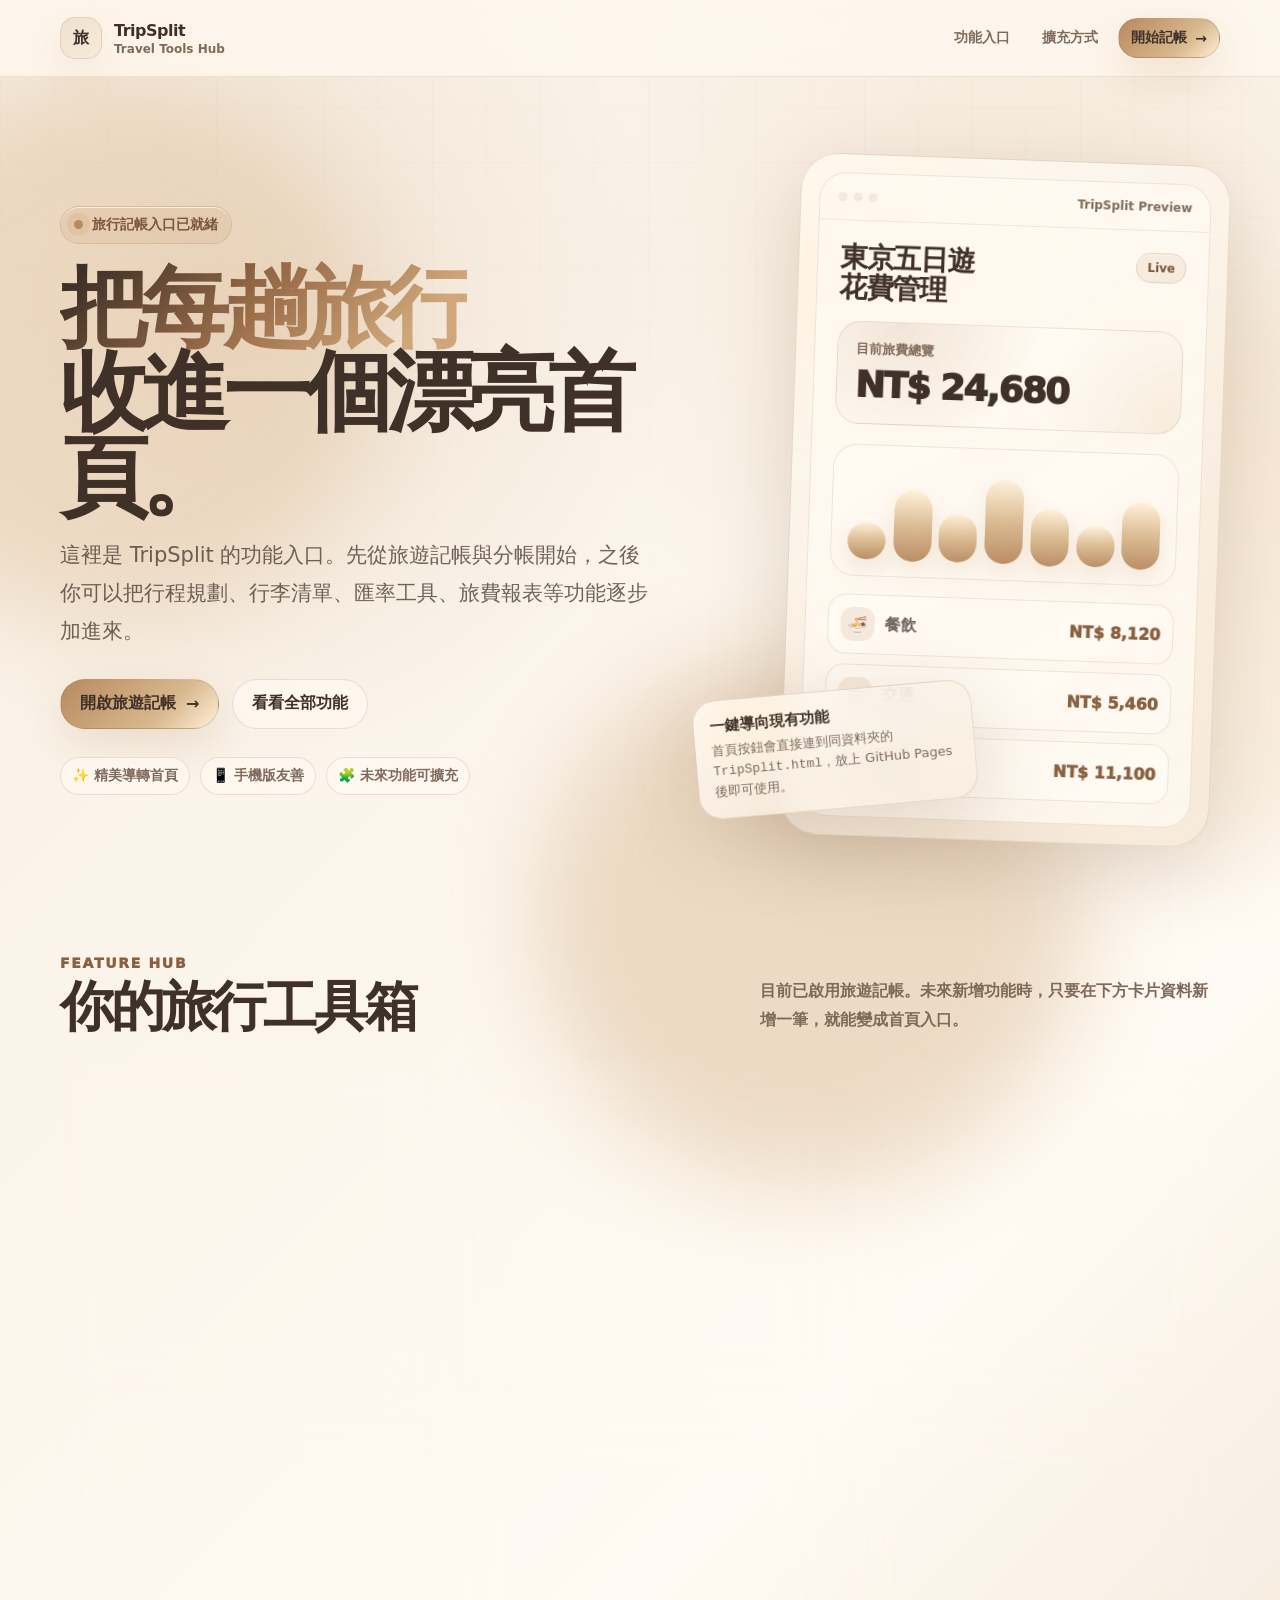
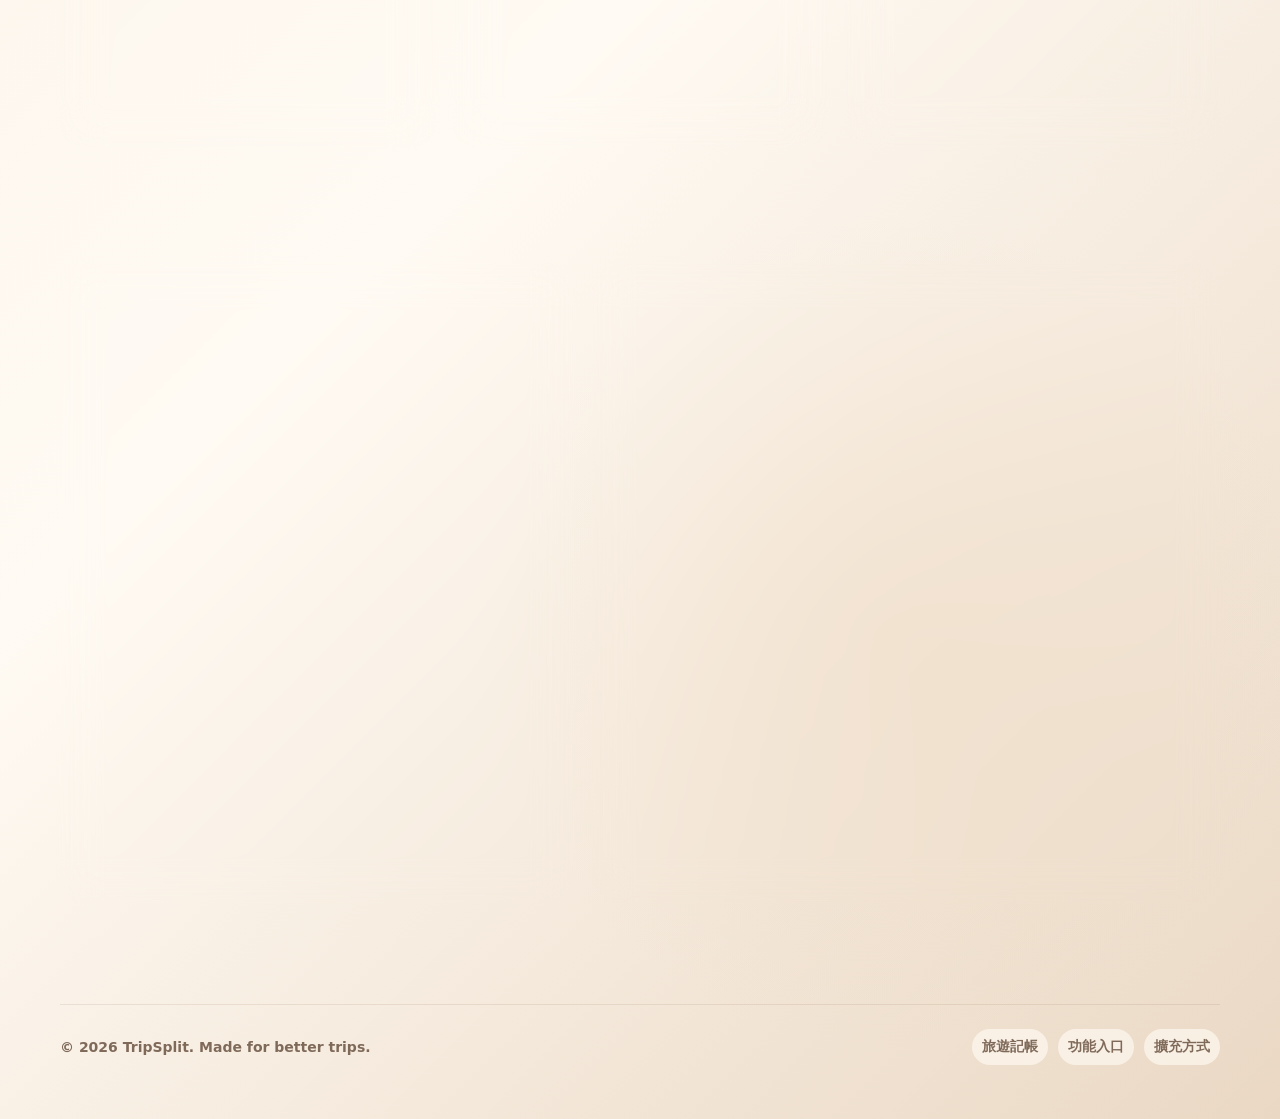
<file: index.html>
<!doctype html>
<html lang="zh-Hant">
<head>
  <meta charset="utf-8" />
  <meta name="viewport" content="width=device-width, initial-scale=1" />
  <meta name="theme-color" content="#f8efe3" />
  <meta name="description" content="TripSplit 旅行工具箱首頁，集中管理旅遊記帳、分帳與未來擴充的旅行小工具。" />
  <title>TripSplit｜旅行工具箱</title>

  <style>
    :root {
      /* 統一色系：奶茶白底色 + 奶茶棕主色 + 焦糖奶泡輔色 */
      --bg: #f8efe3;
      --bg-2: #fffaf3;
      --card: rgba(255, 250, 242, 0.78);
      --card-strong: rgba(255, 250, 242, 0.94);
      --text: #3f3028;
      --muted: #7f6a5a;
      --soft: rgba(63, 48, 40, 0.74);
      --line: rgba(138, 103, 73, 0.18);
      --brand: #b8895f;
      --brand-rgb: 184, 137, 95;
      --brand-2: #d9b98f;
      --brand-2-rgb: 217, 185, 143;
      --brand-3: #fff0d8;
      --danger: #c9796c;
      --success: var(--brand);
      --shadow: 0 24px 80px rgba(103, 72, 45, 0.18);
      --radius-xl: 32px;
      --radius-lg: 24px;
      --radius-md: 18px;
      --max-width: 1160px;
    }

    * {
      box-sizing: border-box;
    }

    html {
      scroll-behavior: smooth;
    }

    body {
      min-height: 100vh;
      margin: 0;
      font-family:
        ui-sans-serif,
        system-ui,
        -apple-system,
        BlinkMacSystemFont,
        "Segoe UI",
        "Noto Sans TC",
        "PingFang TC",
        "Microsoft JhengHei",
        sans-serif;
      color: var(--text);
      background:
        radial-gradient(circle at 18% 12%, rgba(var(--brand-rgb), 0.28), transparent 28rem),
        radial-gradient(circle at 82% 10%, rgba(var(--brand-2-rgb), 0.34), transparent 30rem),
        radial-gradient(circle at 70% 82%, rgba(255, 246, 234, 0.82), transparent 26rem),
        linear-gradient(135deg, var(--bg), #fffaf3 48%, var(--bg-2));
      overflow-x: hidden;
    }

    body::before {
      content: "";
      position: fixed;
      inset: 0;
      pointer-events: none;
      background-image:
        linear-gradient(rgba(138, 103, 73, 0.055) 1px, transparent 1px),
        linear-gradient(90deg, rgba(138, 103, 73, 0.055) 1px, transparent 1px);
      background-size: 54px 54px;
      mask-image: linear-gradient(to bottom, rgba(0, 0, 0, 0.42), transparent 74%);
      z-index: -3;
    }

    a {
      color: inherit;
      text-decoration: none;
    }

    button,
    a {
      -webkit-tap-highlight-color: transparent;
    }

    .page {
      position: relative;
      isolation: isolate;
    }

    .aurora {
      position: fixed;
      width: 34rem;
      height: 34rem;
      border-radius: 999px;
      filter: blur(44px);
      opacity: 0.36;
      z-index: -2;
      animation: float 12s ease-in-out infinite alternate;
    }

    .aurora.one {
      left: -10rem;
      top: 5rem;
      background: #dfbd96;
    }

    .aurora.two {
      right: -13rem;
      top: 19rem;
      background: #d9b98f;
      animation-delay: -4s;
    }

    .aurora.three {
      left: 42%;
      bottom: -18rem;
      background: #fff0d8;
      animation-delay: -8s;
    }

    @keyframes float {
      0% {
        transform: translate3d(0, 0, 0) scale(1);
      }
      100% {
        transform: translate3d(2rem, -1.5rem, 0) scale(1.08);
      }
    }

    .container {
      width: min(calc(100% - 40px), var(--max-width));
      margin: 0 auto;
    }

    .site-header {
      position: sticky;
      top: 0;
      z-index: 20;
      backdrop-filter: blur(18px);
      background: rgba(255, 250, 242, 0.78);
      border-bottom: 1px solid rgba(138, 103, 73, 0.12);
    }

    .nav {
      display: flex;
      align-items: center;
      justify-content: space-between;
      min-height: 76px;
      gap: 18px;
    }

    .brand {
      display: inline-flex;
      align-items: center;
      gap: 12px;
      font-weight: 900;
      letter-spacing: -0.03em;
    }

    .brand-mark {
      display: grid;
      place-items: center;
      width: 42px;
      height: 42px;
      border: 1px solid var(--line);
      border-radius: 15px;
      background:
        linear-gradient(135deg, rgba(var(--brand-rgb), 0.16), rgba(var(--brand-2-rgb), 0.24)),
        rgba(255, 250, 242, 0.86);
      box-shadow: 0 14px 40px rgba(var(--brand-rgb), 0.12);
    }

    .brand small {
      display: block;
      margin-top: 2px;
      color: var(--muted);
      font-size: 12px;
      font-weight: 650;
      letter-spacing: 0;
    }

    .nav-links {
      display: flex;
      align-items: center;
      gap: 8px;
      color: var(--muted);
      font-size: 14px;
      font-weight: 750;
    }

    .nav-links a {
      padding: 10px 12px;
      border-radius: 999px;
      transition: 0.2s ease;
    }

    .nav-links a:hover {
      color: var(--text);
      background: rgba(255, 250, 242, 0.72);
    }

    .nav-cta {
      display: inline-flex;
      align-items: center;
      gap: 8px;
      padding: 10px 14px;
      border: 1px solid rgba(138, 103, 73, 0.24);
      border-radius: 999px;
      color: #3f3028;
      background: linear-gradient(135deg, #b8895f, #d9b98f);
      box-shadow: 0 12px 34px rgba(var(--brand-rgb), 0.18);
      transition: transform 0.2s ease, box-shadow 0.2s ease;
    }

    .nav-cta:hover {
      transform: translateY(-2px);
      box-shadow: 0 18px 44px rgba(var(--brand-rgb), 0.22);
    }

    .hero {
      display: grid;
      grid-template-columns: minmax(0, 1.06fr) minmax(320px, 0.94fr);
      align-items: center;
      gap: 42px;
      padding: 82px 0 56px;
    }

    .eyebrow {
      display: inline-flex;
      align-items: center;
      gap: 9px;
      width: fit-content;
      padding: 9px 13px;
      border: 1px solid rgba(var(--brand-rgb), 0.22);
      border-radius: 999px;
      color: #7a563d;
      background: rgba(255, 250, 242, 0.72);
      font-size: 14px;
      font-weight: 800;
      box-shadow: inset 0 1px 0 rgba(138, 103, 73, 0.12);
    }

    .pulse-dot {
      width: 9px;
      height: 9px;
      border-radius: 999px;
      background: linear-gradient(135deg, #b8895f, #d9b98f);
      box-shadow: 0 0 0 7px rgba(var(--brand-rgb), 0.11);
    }

    h1 {
      margin: 22px 0 18px;
      max-width: 780px;
      font-size: clamp(44px, 8vw, 88px);
      line-height: 0.96;
      letter-spacing: -0.075em;
    }

    .gradient-text {
      background: linear-gradient(135deg, #3f3028 8%, #9a6d49 45%, #d0a77a 82%);
      -webkit-background-clip: text;
      background-clip: text;
      color: transparent;
    }

    .hero-copy {
      max-width: 650px;
      margin: 0 0 28px;
      color: var(--soft);
      font-size: clamp(17px, 2.1vw, 21px);
      line-height: 1.8;
    }

    .hero-actions {
      display: flex;
      flex-wrap: wrap;
      align-items: center;
      gap: 13px;
      margin-top: 28px;
    }

    .btn {
      display: inline-flex;
      align-items: center;
      justify-content: center;
      gap: 10px;
      min-height: 50px;
      padding: 0 19px;
      border: 1px solid var(--line);
      border-radius: 999px;
      font-weight: 900;
      transition: transform 0.2s ease, background 0.2s ease, border-color 0.2s ease, box-shadow 0.2s ease;
    }

    .btn:hover {
      transform: translateY(-2px);
    }

    .btn.primary {
      color: #3f3028;
      background: linear-gradient(135deg, #b8895f, #d9b98f 58%, #fff0d8);
      border-color: rgba(138, 103, 73, 0.28);
      box-shadow: 0 18px 52px rgba(var(--brand-rgb), 0.18);
    }

    .btn.ghost {
      color: var(--text);
      background: rgba(255, 250, 242, 0.74);
    }

    .btn.ghost:hover {
      background: rgba(255, 250, 242, 0.88);
      border-color: rgba(138, 103, 73, 0.28);
    }

    .mini-row {
      display: flex;
      flex-wrap: wrap;
      gap: 10px;
      margin-top: 28px;
      color: var(--muted);
      font-size: 14px;
      font-weight: 700;
    }

    .mini-pill {
      display: inline-flex;
      align-items: center;
      gap: 7px;
      padding: 9px 11px;
      border: 1px solid rgba(138, 103, 73, 0.14);
      border-radius: 999px;
      background: rgba(255, 250, 242, 0.72);
    }

    .showcase {
      position: relative;
      min-height: 540px;
    }

    .phone-card {
      position: relative;
      max-width: 430px;
      margin-left: auto;
      padding: 18px;
      border: 1px solid rgba(138, 103, 73, 0.2);
      border-radius: 38px;
      background:
        linear-gradient(145deg, rgba(255, 250, 242, 0.96), rgba(244, 224, 203, 0.58)),
        rgba(255, 250, 242, 0.72);
      box-shadow: var(--shadow);
      backdrop-filter: blur(24px);
      transform: rotate(2deg);
    }

    .phone-screen {
      overflow: hidden;
      border-radius: 27px;
      background: rgba(255, 250, 242, 0.94);
      border: 1px solid rgba(138, 103, 73, 0.14);
    }

    .screen-top {
      display: flex;
      justify-content: space-between;
      align-items: center;
      padding: 16px 18px;
      border-bottom: 1px solid rgba(138, 103, 73, 0.12);
      color: var(--muted);
      font-size: 12px;
      font-weight: 800;
    }

    .traffic {
      display: flex;
      gap: 6px;
    }

    .traffic span {
      width: 9px;
      height: 9px;
      border-radius: 999px;
      background: rgba(138, 103, 73, 0.28);
    }

    .dashboard {
      padding: 22px;
    }

    .dashboard-title {
      display: flex;
      align-items: flex-start;
      justify-content: space-between;
      gap: 12px;
      margin-bottom: 18px;
    }

    .dashboard-title h2 {
      margin: 0;
      font-size: 28px;
      letter-spacing: -0.045em;
      line-height: 1.08;
    }

    .tag {
      display: inline-flex;
      align-items: center;
      width: fit-content;
      padding: 7px 10px;
      border: 1px solid rgba(var(--brand-rgb), 0.2);
      border-radius: 999px;
      color: #7a563d;
      background: rgba(var(--brand-rgb), 0.12);
      font-size: 12px;
      font-weight: 900;
      white-space: nowrap;
    }

    .amount-card {
      padding: 18px;
      border-radius: 24px;
      background:
        radial-gradient(circle at 20% 0, rgba(var(--brand-2-rgb), 0.46), transparent 44%),
        linear-gradient(135deg, rgba(255, 246, 234, 0.94), rgba(var(--brand-rgb), 0.13));
      border: 1px solid rgba(138, 103, 73, 0.18);
    }

    .amount-label {
      color: var(--muted);
      font-size: 13px;
      font-weight: 800;
    }

    .amount {
      margin-top: 6px;
      font-size: 36px;
      font-weight: 950;
      letter-spacing: -0.05em;
    }

    .chart {
      display: grid;
      grid-template-columns: repeat(7, 1fr);
      align-items: end;
      gap: 8px;
      height: 132px;
      margin: 20px 0 18px;
      padding: 16px;
      border-radius: 24px;
      background: rgba(255, 250, 242, 0.66);
      border: 1px solid rgba(138, 103, 73, 0.12);
    }

    .bar {
      border-radius: 999px;
      background: linear-gradient(to top, rgba(var(--brand-rgb), 0.95), rgba(var(--brand-2-rgb), 0.9), rgba(255, 246, 234, 0.95));
      min-height: 24px;
      box-shadow: 0 10px 24px rgba(var(--brand-rgb), 0.14);
      animation: grow 1.2s ease both;
      transform-origin: bottom;
    }

    .bar:nth-child(1) { height: 38%; animation-delay: 0.05s; }
    .bar:nth-child(2) { height: 72%; animation-delay: 0.1s; }
    .bar:nth-child(3) { height: 49%; animation-delay: 0.15s; }
    .bar:nth-child(4) { height: 86%; animation-delay: 0.2s; }
    .bar:nth-child(5) { height: 58%; animation-delay: 0.25s; }
    .bar:nth-child(6) { height: 42%; animation-delay: 0.3s; }
    .bar:nth-child(7) { height: 68%; animation-delay: 0.35s; }

    @keyframes grow {
      from { transform: scaleY(0.2); opacity: 0.2; }
      to { transform: scaleY(1); opacity: 1; }
    }

    .split-list {
      display: grid;
      gap: 10px;
    }

    .split-item {
      display: flex;
      align-items: center;
      justify-content: space-between;
      gap: 14px;
      padding: 12px;
      border-radius: 18px;
      background: rgba(255, 250, 242, 0.72);
      border: 1px solid rgba(138, 103, 73, 0.12);
    }

    .person {
      display: flex;
      align-items: center;
      gap: 10px;
      color: var(--soft);
      font-weight: 800;
    }

    .avatar {
      display: grid;
      place-items: center;
      width: 34px;
      height: 34px;
      border-radius: 13px;
      background: rgba(138, 103, 73, 0.14);
    }

    .money {
      font-weight: 950;
      color: #7a563d;
    }

    .float-card {
      position: absolute;
      left: 0;
      bottom: 32px;
      width: min(280px, 72%);
      padding: 16px;
      border: 1px solid rgba(138, 103, 73, 0.2);
      border-radius: 24px;
      background: rgba(138, 103, 73, 0.14);
      box-shadow: 0 20px 60px rgba(91, 62, 38, 0.18);
      backdrop-filter: blur(20px);
      transform: rotate(-5deg);
    }

    .float-card strong {
      display: block;
      margin-bottom: 5px;
      font-size: 15px;
    }

    .float-card p {
      margin: 0;
      color: var(--muted);
      font-size: 13px;
      line-height: 1.55;
    }

    .section {
      padding: 58px 0;
    }

    .section-heading {
      display: flex;
      align-items: end;
      justify-content: space-between;
      gap: 24px;
      margin-bottom: 24px;
    }

    .section-kicker {
      color: var(--brand);
      font-size: 14px;
      font-weight: 950;
      letter-spacing: 0.12em;
      text-transform: uppercase;
    }

    .section h2 {
      margin: 8px 0 0;
      font-size: clamp(30px, 5vw, 54px);
      line-height: 1.02;
      letter-spacing: -0.06em;
    }

    .section-desc {
      max-width: 460px;
      margin: 0;
      color: var(--muted);
      line-height: 1.8;
      font-weight: 650;
    }

    .feature-grid {
      display: grid;
      grid-template-columns: repeat(3, minmax(0, 1fr));
      gap: 18px;
    }

    .app-card {
      position: relative;
      overflow: hidden;
      min-height: 280px;
      padding: 22px;
      border: 1px solid rgba(138, 103, 73, 0.16);
      border-radius: var(--radius-lg);
      background:
        radial-gradient(circle at var(--x, 20%) var(--y, 20%), rgba(138, 103, 73, 0.2), transparent 26%),
        linear-gradient(145deg, rgba(255, 252, 247, 0.78), rgba(255, 252, 247, 0.54));
      box-shadow: 0 18px 54px rgba(91, 62, 38, 0.13);
      backdrop-filter: blur(20px);
      transition: transform 0.24s ease, border-color 0.24s ease, background 0.24s ease;
    }

    .app-card:hover {
      transform: translateY(-7px);
      border-color: rgba(var(--brand-rgb), 0.34);
    }

    .app-card.disabled {
      opacity: 0.74;
    }

    .app-card.disabled:hover {
      transform: translateY(-3px);
      border-color: rgba(138, 103, 73, 0.18);
    }

    .card-topline {
      display: flex;
      align-items: center;
      justify-content: space-between;
      gap: 12px;
      margin-bottom: 34px;
    }

    .icon {
      display: grid;
      place-items: center;
      width: 56px;
      height: 56px;
      border-radius: 20px;
      font-size: 29px;
      background:
        linear-gradient(135deg, rgba(var(--brand-rgb), 0.14), rgba(var(--brand-2-rgb), 0.22)),
        rgba(255, 250, 242, 0.9);
      border: 1px solid rgba(138, 103, 73, 0.18);
      box-shadow: inset 0 1px 0 rgba(138, 103, 73, 0.14);
    }

    .status {
      display: inline-flex;
      align-items: center;
      gap: 7px;
      padding: 7px 10px;
      border-radius: 999px;
      color: var(--muted);
      background: rgba(255, 250, 242, 0.82);
      border: 1px solid rgba(138, 103, 73, 0.14);
      font-size: 12px;
      font-weight: 900;
    }

    .status.ready {
      color: #7a563d;
      background: rgba(var(--brand-rgb), 0.1);
      border-color: rgba(var(--brand-rgb), 0.24);
    }

    .app-card h3 {
      margin: 0 0 10px;
      font-size: 24px;
      letter-spacing: -0.04em;
    }

    .app-card p {
      min-height: 76px;
      margin: 0;
      color: var(--muted);
      line-height: 1.72;
      font-weight: 620;
    }

    .card-footer {
      display: flex;
      align-items: center;
      justify-content: space-between;
      gap: 14px;
      margin-top: 24px;
      padding-top: 18px;
      border-top: 1px solid rgba(138, 103, 73, 0.12);
      color: var(--soft);
      font-weight: 900;
    }

    .arrow {
      display: grid;
      place-items: center;
      width: 38px;
      height: 38px;
      border-radius: 999px;
      color: #3f3028;
      background: linear-gradient(135deg, #b8895f, #d9b98f);
      transition: transform 0.2s ease;
    }

    .app-card:hover .arrow {
      transform: translateX(4px);
    }

    .disabled .arrow {
      color: var(--muted);
      background: rgba(255, 250, 242, 0.74);
    }

    .highlights {
      display: grid;
      grid-template-columns: 0.9fr 1.1fr;
      gap: 18px;
      align-items: stretch;
    }

    .glass-panel {
      border: 1px solid rgba(138, 103, 73, 0.16);
      border-radius: var(--radius-xl);
      background: rgba(255, 250, 242, 0.74);
      box-shadow: 0 18px 60px rgba(91, 62, 38, 0.14);
      backdrop-filter: blur(18px);
    }

    .launch-panel {
      padding: 28px;
      background:
        radial-gradient(circle at 0 0, rgba(var(--brand-2-rgb), 0.35), transparent 42%),
        radial-gradient(circle at 100% 100%, rgba(var(--brand-rgb), 0.18), transparent 38%),
        rgba(255, 250, 242, 0.78);
    }

    .launch-panel h2 {
      margin-bottom: 14px;
    }

    .launch-panel p {
      color: var(--muted);
      line-height: 1.8;
      font-weight: 650;
    }

    .check-list {
      display: grid;
      gap: 12px;
      margin: 22px 0;
      padding: 0;
      list-style: none;
    }

    .check-list li {
      display: flex;
      gap: 10px;
      color: var(--soft);
      line-height: 1.6;
      font-weight: 720;
    }

    .check-list li::before {
      content: "✓";
      display: grid;
      place-items: center;
      flex: 0 0 24px;
      width: 24px;
      height: 24px;
      border-radius: 999px;
      color: #3f3028;
      background: linear-gradient(135deg, #b8895f, #d9b98f);
      font-weight: 950;
    }

    .steps {
      display: grid;
      gap: 14px;
      padding: 18px;
    }

    .step {
      display: grid;
      grid-template-columns: 54px 1fr;
      gap: 14px;
      padding: 18px;
      border-radius: 24px;
      background: rgba(255, 250, 242, 0.72);
      border: 1px solid rgba(138, 103, 73, 0.12);
    }

    .step-number {
      display: grid;
      place-items: center;
      width: 48px;
      height: 48px;
      border-radius: 18px;
      color: #3f3028;
      background: linear-gradient(135deg, #b8895f, #d9b98f);
      font-weight: 950;
      box-shadow: 0 14px 34px rgba(var(--brand-rgb), 0.13);
    }

    .step h3 {
      margin: 0 0 6px;
      letter-spacing: -0.025em;
    }

    .step p {
      margin: 0;
      color: var(--muted);
      line-height: 1.65;
      font-weight: 620;
    }

    .code-note {
      margin-top: 18px;
      padding: 18px;
      border-radius: 22px;
      color: #5a402f;
      background: rgba(255, 248, 239, 0.92);
      border: 1px solid rgba(var(--brand-rgb), 0.16);
      overflow-x: auto;
    }

    .code-note code {
      font-family: ui-monospace, SFMono-Regular, Menlo, Monaco, Consolas, "Liberation Mono", monospace;
      font-size: 13px;
      line-height: 1.7;
      white-space: pre;
    }

    .site-footer {
      padding: 44px 0 54px;
      color: var(--muted);
    }

    .footer-inner {
      display: flex;
      align-items: center;
      justify-content: space-between;
      gap: 18px;
      padding-top: 24px;
      border-top: 1px solid rgba(138, 103, 73, 0.12);
      font-size: 14px;
      font-weight: 700;
    }

    .footer-links {
      display: flex;
      flex-wrap: wrap;
      gap: 10px;
    }

    .footer-links a {
      padding: 9px 10px;
      border-radius: 999px;
      background: rgba(255, 250, 242, 0.66);
      transition: 0.2s ease;
    }

    .footer-links a:hover {
      color: var(--text);
      background: rgba(255, 250, 242, 0.84);
    }

    .mouse-light {
      position: fixed;
      inset: auto;
      left: var(--mx, 50%);
      top: var(--my, 50%);
      width: 420px;
      height: 420px;
      pointer-events: none;
      border-radius: 999px;
      background: radial-gradient(circle, rgba(var(--brand-rgb), 0.14), transparent 62%);
      transform: translate(-50%, -50%);
      z-index: -1;
      opacity: 0;
      transition: opacity 0.2s ease;
    }

    body:hover .mouse-light {
      opacity: 1;
    }



    /* 奶茶白主題覆寫：保持整頁溫柔、明亮、統一 */
    body {
      color: var(--text);
      background:
        radial-gradient(circle at 18% 12%, rgba(var(--brand-rgb), 0.18), transparent 28rem),
        radial-gradient(circle at 82% 10%, rgba(var(--brand-2-rgb), 0.22), transparent 30rem),
        radial-gradient(circle at 70% 82%, rgba(231, 201, 165, 0.2), transparent 26rem),
        linear-gradient(135deg, var(--bg), var(--bg-2) 56%, #ead8c4);
    }

    body::before {
      background-image:
        linear-gradient(rgba(138, 103, 73, 0.07) 1px, transparent 1px),
        linear-gradient(90deg, rgba(138, 103, 73, 0.07) 1px, transparent 1px);
      mask-image: linear-gradient(to bottom, rgba(0, 0, 0, 0.42), transparent 74%);
    }

    .aurora.one { background: #dfbd96; }
    .aurora.two { background: #f0d9bb; }
    .aurora.three { background: #d0a77a; }

    .site-header {
      background: rgba(255, 248, 238, 0.82);
      border-bottom: 1px solid rgba(138, 103, 73, 0.14);
    }

    .brand-mark,
    .icon {
      background:
        linear-gradient(135deg, rgba(var(--brand-rgb), 0.22), rgba(var(--brand-2-rgb), 0.24)),
        rgba(255, 250, 242, 0.8);
      border-color: var(--line);
      box-shadow: 0 14px 34px rgba(var(--brand-rgb), 0.13);
    }

    .nav-links a:hover,
    .btn.ghost,
    .mini-pill,
    .status,
    .disabled .arrow,
    .footer-links a {
      background: rgba(255, 250, 242, 0.68);
      border-color: var(--line);
    }

    .nav-links a:hover,
    .btn.ghost:hover,
    .footer-links a:hover {
      background: rgba(255, 243, 226, 0.92);
    }

    .nav-cta,
    .btn.primary,
    .arrow,
    .step-number,
    .check-list li::before {
      color: #3f3028;
      background: linear-gradient(135deg, var(--brand), var(--brand-2) 66%, var(--brand-3));
      border-color: rgba(138, 103, 73, 0.24);
      box-shadow: 0 16px 44px rgba(var(--brand-rgb), 0.22);
    }

    .eyebrow,
    .tag,
    .status.ready {
      color: #7a563d;
      background: rgba(var(--brand-rgb), 0.12);
      border-color: rgba(var(--brand-rgb), 0.28);
      box-shadow: inset 0 1px 0 rgba(255, 250, 242, 0.75);
    }

    .pulse-dot {
      background: var(--success);
      box-shadow: 0 0 0 7px rgba(var(--brand-rgb), 0.14);
    }

    .gradient-text {
      background: linear-gradient(135deg, #3f3028 8%, #9a6d49 48%, #d0a77a 84%);
      -webkit-background-clip: text;
      background-clip: text;
      color: transparent;
    }

    .phone-card,
    .app-card,
    .glass-panel,
    .float-card {
      border-color: rgba(138, 103, 73, 0.18);
      background:
        radial-gradient(circle at var(--x, 20%) var(--y, 20%), rgba(255, 240, 216, 0.72), transparent 28%),
        linear-gradient(145deg, rgba(255, 250, 242, 0.92), rgba(244, 229, 212, 0.56));
      box-shadow: var(--shadow);
    }

    .phone-screen,
    .chart,
    .split-item,
    .step {
      background: rgba(255, 250, 242, 0.76);
      border-color: rgba(138, 103, 73, 0.14);
    }

    .screen-top,
    .card-footer,
    .footer-inner {
      border-color: rgba(138, 103, 73, 0.13);
    }

    .traffic span,
    .avatar {
      background: rgba(184, 137, 95, 0.14);
    }

    .amount-card,
    .launch-panel {
      background:
        radial-gradient(circle at 18% 0, rgba(var(--brand-rgb), 0.18), transparent 46%),
        radial-gradient(circle at 100% 100%, rgba(var(--brand-2-rgb), 0.22), transparent 40%),
        rgba(255, 250, 242, 0.76);
      border-color: rgba(138, 103, 73, 0.16);
    }

    .bar {
      background: linear-gradient(to top, rgba(var(--brand-rgb), 0.96), rgba(var(--brand-2-rgb), 0.96), rgba(255, 240, 216, 0.95));
      box-shadow: 0 10px 22px rgba(var(--brand-rgb), 0.18);
    }

    .money,
    .section-kicker {
      color: #8a6040;
    }

    .app-card:hover {
      border-color: rgba(var(--brand-rgb), 0.34);
    }

    .app-card.disabled:hover {
      border-color: rgba(138, 103, 73, 0.18);
    }

    .code-note {
      color: #5a402f;
      background: rgba(244, 229, 212, 0.92);
      border-color: rgba(var(--brand-rgb), 0.2);
    }

    .mouse-light {
      background: radial-gradient(circle, rgba(var(--brand-rgb), 0.16), transparent 62%);
    }

    @media (max-width: 980px) {
      .hero {
        grid-template-columns: 1fr;
        padding-top: 58px;
      }

      .showcase {
        min-height: auto;
      }

      .phone-card {
        margin: 0 auto;
        transform: rotate(0);
      }

      .float-card {
        left: 16px;
        bottom: -16px;
      }

      .feature-grid {
        grid-template-columns: repeat(2, minmax(0, 1fr));
      }

      .highlights {
        grid-template-columns: 1fr;
      }
    }

    @media (max-width: 720px) {
      .container {
        width: min(calc(100% - 28px), var(--max-width));
      }

      .nav {
        min-height: 68px;
      }

      .nav-links a:not(.nav-cta) {
        display: none;
      }

      .nav-cta {
        padding: 9px 12px;
      }

      .hero {
        padding-top: 42px;
      }

      h1 {
        letter-spacing: -0.06em;
      }

      .section {
        padding: 42px 0;
      }

      .section-heading {
        align-items: start;
        flex-direction: column;
      }

      .feature-grid {
        grid-template-columns: 1fr;
      }

      .app-card {
        min-height: auto;
      }

      .app-card p {
        min-height: auto;
      }

      .footer-inner {
        align-items: start;
        flex-direction: column;
      }
    }

    @media (prefers-reduced-motion: reduce) {
      *,
      *::before,
      *::after {
        scroll-behavior: auto !important;
        animation: none !important;
        transition: none !important;
      }

      .mouse-light {
        display: none;
      }
    }
  </style>
</head>

<body>
  <div class="page">
    <div class="aurora one"></div>
    <div class="aurora two"></div>
    <div class="aurora three"></div>
    <div class="mouse-light" aria-hidden="true"></div>

    <header class="site-header">
      <nav class="container nav" aria-label="主選單">
        <a class="brand" href="./index.html" aria-label="TripSplit 首頁">
          <span class="brand-mark">旅</span>
          <span>
            TripSplit
            <small>Travel Tools Hub</small>
          </span>
        </a>

        <div class="nav-links">
          <a href="#features">功能入口</a>
          <a href="#expand">擴充方式</a>
          <a class="nav-cta" href="./TripSplit/TripSplit.html">開始記帳 <span aria-hidden="true">→</span></a>
        </div>
      </nav>
    </header>

    <main>
      <section class="container hero">
        <div>
          <div class="eyebrow">
            <span class="pulse-dot" aria-hidden="true"></span>
            旅行記帳入口已就緒
          </div>

          <h1>
            <span class="gradient-text">把每趟旅行</span><br />
            收進一個漂亮首頁。
          </h1>

          <p class="hero-copy">
            這裡是 TripSplit 的功能入口。先從旅遊記帳與分帳開始，之後你可以把行程規劃、行李清單、匯率工具、旅費報表等功能逐步加進來。
          </p>

          <div class="hero-actions">
            <a class="btn primary" href="./TripSplit/TripSplit.html">
              開啟旅遊記帳
              <span aria-hidden="true">→</span>
            </a>
            <a class="btn ghost" href="#features">看看全部功能</a>
          </div>

          <div class="mini-row" aria-label="首頁特色">
            <span class="mini-pill">✨ 精美導轉首頁</span>
            <span class="mini-pill">📱 手機版友善</span>
            <span class="mini-pill">🧩 未來功能可擴充</span>
          </div>
        </div>

        <div class="showcase" aria-label="TripSplit 預覽">
          <div class="phone-card">
            <div class="phone-screen">
              <div class="screen-top">
                <div class="traffic" aria-hidden="true">
                  <span></span><span></span><span></span>
                </div>
                <span>TripSplit Preview</span>
              </div>

              <div class="dashboard">
                <div class="dashboard-title">
                  <h2>東京五日遊<br />花費管理</h2>
                  <span class="tag">Live</span>
                </div>

                <div class="amount-card">
                  <div class="amount-label">目前旅費總覽</div>
                  <div class="amount">NT$ 24,680</div>
                </div>

                <div class="chart" aria-label="支出圖表裝飾">
                  <span class="bar"></span>
                  <span class="bar"></span>
                  <span class="bar"></span>
                  <span class="bar"></span>
                  <span class="bar"></span>
                  <span class="bar"></span>
                  <span class="bar"></span>
                </div>

                <div class="split-list">
                  <div class="split-item">
                    <span class="person"><span class="avatar">🍜</span>餐飲</span>
                    <span class="money">NT$ 8,120</span>
                  </div>
                  <div class="split-item">
                    <span class="person"><span class="avatar">🚃</span>交通</span>
                    <span class="money">NT$ 5,460</span>
                  </div>
                  <div class="split-item">
                    <span class="person"><span class="avatar">🏨</span>住宿</span>
                    <span class="money">NT$ 11,100</span>
                  </div>
                </div>
              </div>
            </div>
          </div>

          <aside class="float-card">
            <strong>一鍵導向現有功能</strong>
            <p>首頁按鈕會直接連到同資料夾的 <code>TripSplit.html</code>，放上 GitHub Pages 後即可使用。</p>
          </aside>
        </div>
      </section>

      <section id="features" class="container section">
        <div class="section-heading">
          <div>
            <div class="section-kicker">Feature Hub</div>
            <h2>你的旅行工具箱</h2>
          </div>
          <p class="section-desc">
            目前已啟用旅遊記帳。未來新增功能時，只要在下方卡片資料新增一筆，就能變成首頁入口。
          </p>
        </div>

        <div class="feature-grid" id="featureGrid" aria-live="polite"></div>

        <noscript>
          <p>
            你的瀏覽器未啟用 JavaScript。你仍然可以直接開啟
            <a href="./TripSplit/TripSplit.html">TripSplit 旅遊記帳</a>。
          </p>
        </noscript>
      </section>

      <section id="expand" class="container section">
        <div class="highlights">
          <div class="glass-panel launch-panel">
            <div class="section-kicker">Ready to Launch</div>
            <h2>直接放到專案根目錄。</h2>
            <p>
              請把這份檔案命名為 <strong>index.html</strong>，並放在 <strong>TripSplit.html</strong> 同一層。使用者進入 GitHub Pages 資料夾網址時，就會先看到這個首頁。
            </p>
            <ul class="check-list">
              <li>主要按鈕會導向 <code>./TripSplit.html</code></li>
              <li>整頁不依賴外部套件或圖片</li>
              <li>功能卡片可用資料陣列快速擴充</li>
            </ul>
            <a class="btn primary" href="./TripSplit/TripSplit.html">前往現有記帳頁面</a>
          </div>

          <div class="glass-panel steps">
            <div class="step">
              <div class="step-number">01</div>
              <div>
                <h3>新增功能頁</h3>
                <p>例如建立 <code>Itinerary.html</code>、<code>Packing.html</code> 或 <code>Report.html</code>。</p>
              </div>
            </div>

            <div class="step">
              <div class="step-number">02</div>
              <div>
                <h3>加入首頁卡片</h3>
                <p>在檔案底部的 <code>FEATURES</code> 陣列新增一筆資料，填入標題、描述、圖示與連結。</p>
              </div>
            </div>

            <div class="step">
              <div class="step-number">03</div>
              <div>
                <h3>上傳 GitHub Pages</h3>
                <p>Commit 後首頁會自動變成漂亮入口，使用者再從首頁導向不同功能。</p>
              </div>
            </div>

            <div class="code-note" aria-label="擴充範例">
              <code>{
  title: "行李清單",
  description: "出國前整理必帶物品，依天數與目的地分類。",
  icon: "🎒",
  href: "./Packing.html",
  status: "即將推出"
}</code>
            </div>
          </div>
        </div>
      </section>
    </main>

    <footer class="site-footer">
      <div class="container footer-inner">
        <div>© <span id="year"></span> TripSplit. Made for better trips.</div>
        <div class="footer-links">
          <a href="./TripSplit/TripSplit.html">旅遊記帳</a>
          <a href="#features">功能入口</a>
          <a href="#expand">擴充方式</a>
        </div>
      </div>
    </footer>
  </div>

  <script>
    const FEATURES = [
      {
        title: "旅遊記帳分帳",
        description: "新增旅遊、旅伴、分類、付款方式與支出紀錄，適合多人旅行一起管理花費。",
        icon: "💳",
        href: "./TripSplit/TripSplit.html",
        status: "已啟用",
        ready: true,
        action: "開始使用"
      },
      {
        title: "行程規劃",
        description: "未來可放每日行程、景點排序、交通時間與備註，讓旅行安排更清楚。",
        icon: "🗺️",
        href: "#expand",
        status: "規劃中",
        ready: false,
        action: "Coming Soon"
      },
      {
        title: "行李清單",
        description: "依照天數、天氣與目的地整理必帶物品，出發前快速勾選不漏帶。",
        icon: "🎒",
        href: "#expand",
        status: "規劃中",
        ready: false,
        action: "Coming Soon"
      },
      {
        title: "匯率小工具",
        description: "未來可集中管理常用幣別、換算台幣與快速查詢旅途中常見金額。",
        icon: "💱",
        href: "#expand",
        status: "可擴充",
        ready: false,
        action: "Coming Soon"
      },
      {
        title: "旅費報表",
        description: "把支出資料變成圖表與摘要，快速看出哪一類花最多、誰該補誰。",
        icon: "📊",
        href: "#expand",
        status: "可擴充",
        ready: false,
        action: "Coming Soon"
      },
      {
        title: "旅遊相簿",
        description: "之後可把收據、照片與回憶整理在同一個旅行專案裡。",
        icon: "📸",
        href: "#expand",
        status: "想法池",
        ready: false,
        action: "Coming Soon"
      }
    ];

    const featureGrid = document.querySelector("#featureGrid");

    function createFeatureCard(feature) {
      const card = document.createElement("a");
      card.className = `app-card ${feature.ready ? "" : "disabled"}`;
      card.href = feature.href;
      card.setAttribute("aria-label", `${feature.title}：${feature.status}`);

      if (!feature.ready) {
        card.addEventListener("click", (event) => {
          event.preventDefault();
          document.querySelector("#expand")?.scrollIntoView({ behavior: "smooth" });
        });
      }

      card.innerHTML = `
        <div class="card-topline">
          <span class="icon" aria-hidden="true">${feature.icon}</span>
          <span class="status ${feature.ready ? "ready" : ""}">${feature.status}</span>
        </div>
        <h3>${feature.title}</h3>
        <p>${feature.description}</p>
        <div class="card-footer">
          <span>${feature.action}</span>
          <span class="arrow" aria-hidden="true">→</span>
        </div>
      `;

      return card;
    }

    FEATURES.forEach((feature) => {
      featureGrid.appendChild(createFeatureCard(feature));
    });

    document.querySelector("#year").textContent = new Date().getFullYear();

    document.addEventListener("pointermove", (event) => {
      document.documentElement.style.setProperty("--mx", `${event.clientX}px`);
      document.documentElement.style.setProperty("--my", `${event.clientY}px`);
    });

    document.querySelectorAll(".app-card").forEach((card) => {
      card.addEventListener("pointermove", (event) => {
        const rect = card.getBoundingClientRect();
        const x = ((event.clientX - rect.left) / rect.width) * 100;
        const y = ((event.clientY - rect.top) / rect.height) * 100;
        card.style.setProperty("--x", `${x}%`);
        card.style.setProperty("--y", `${y}%`);
      });
    });
  </script>
</body>
</html>
</file>
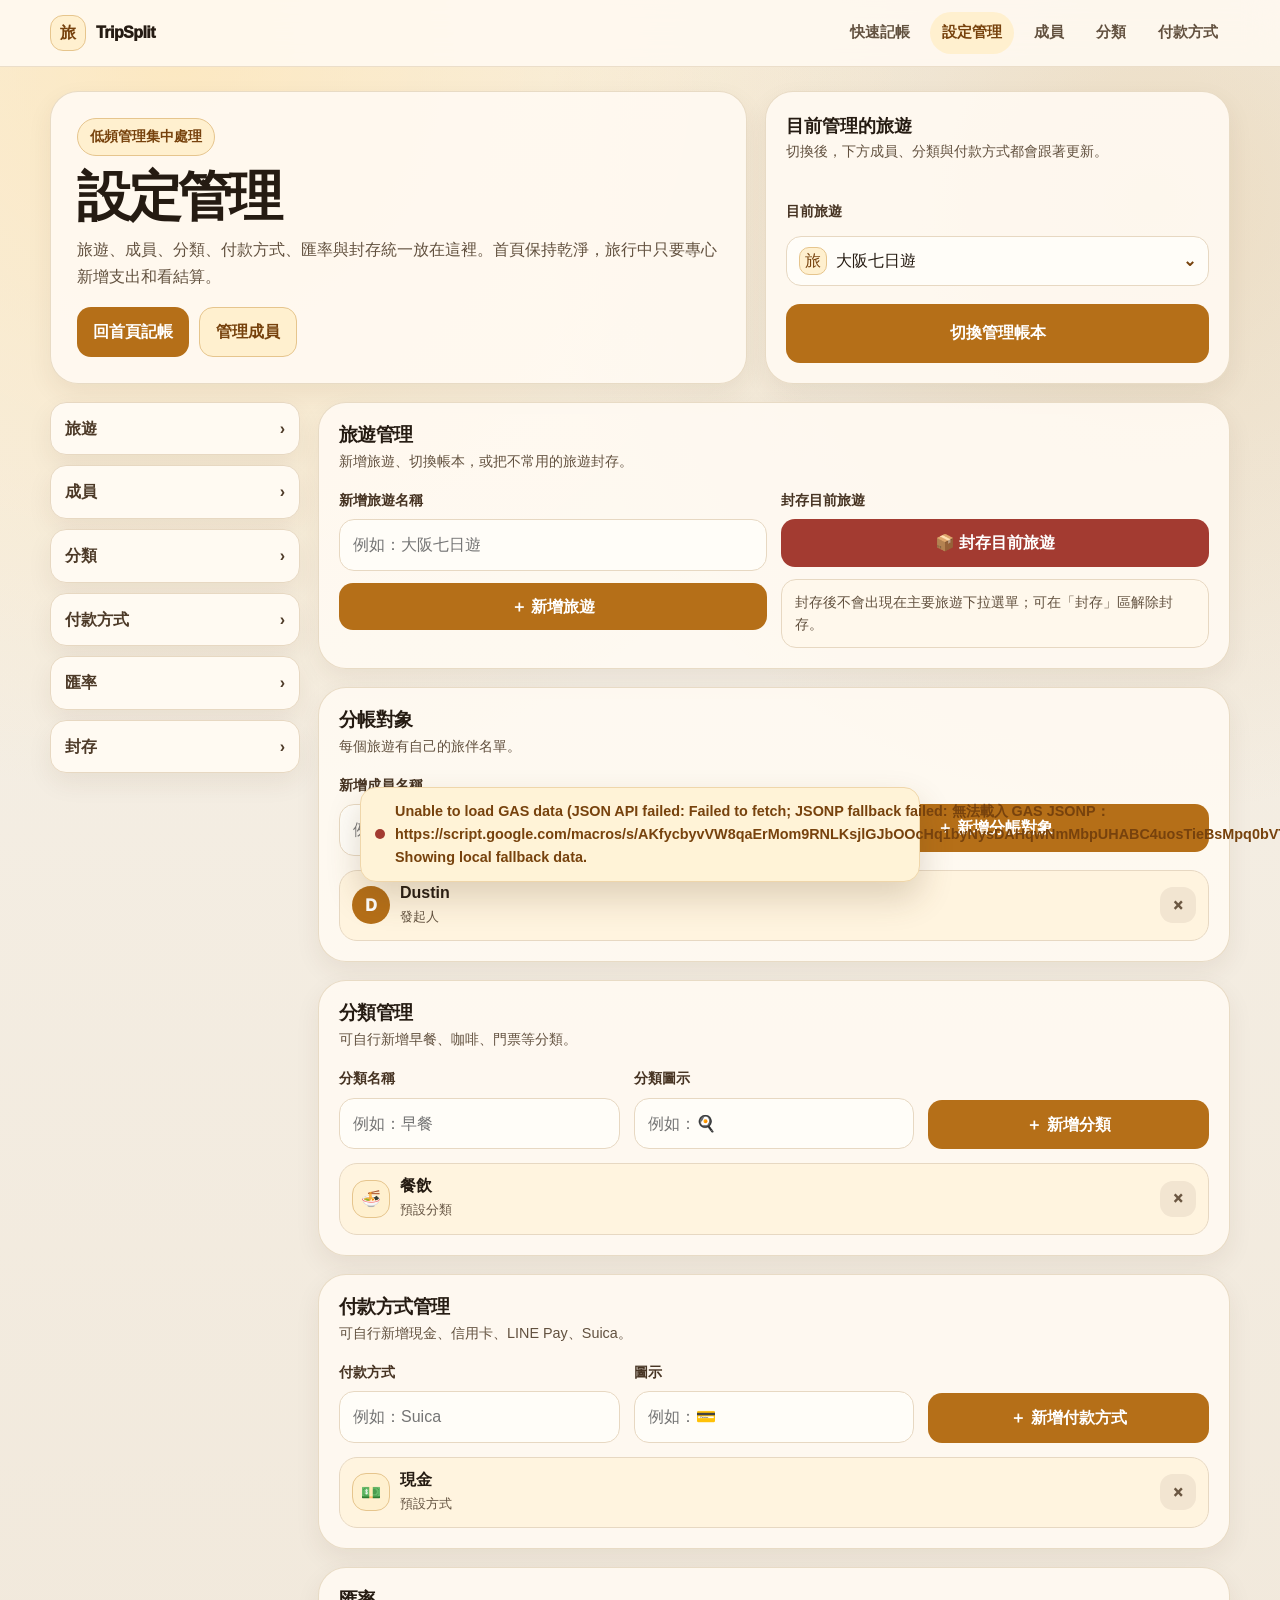
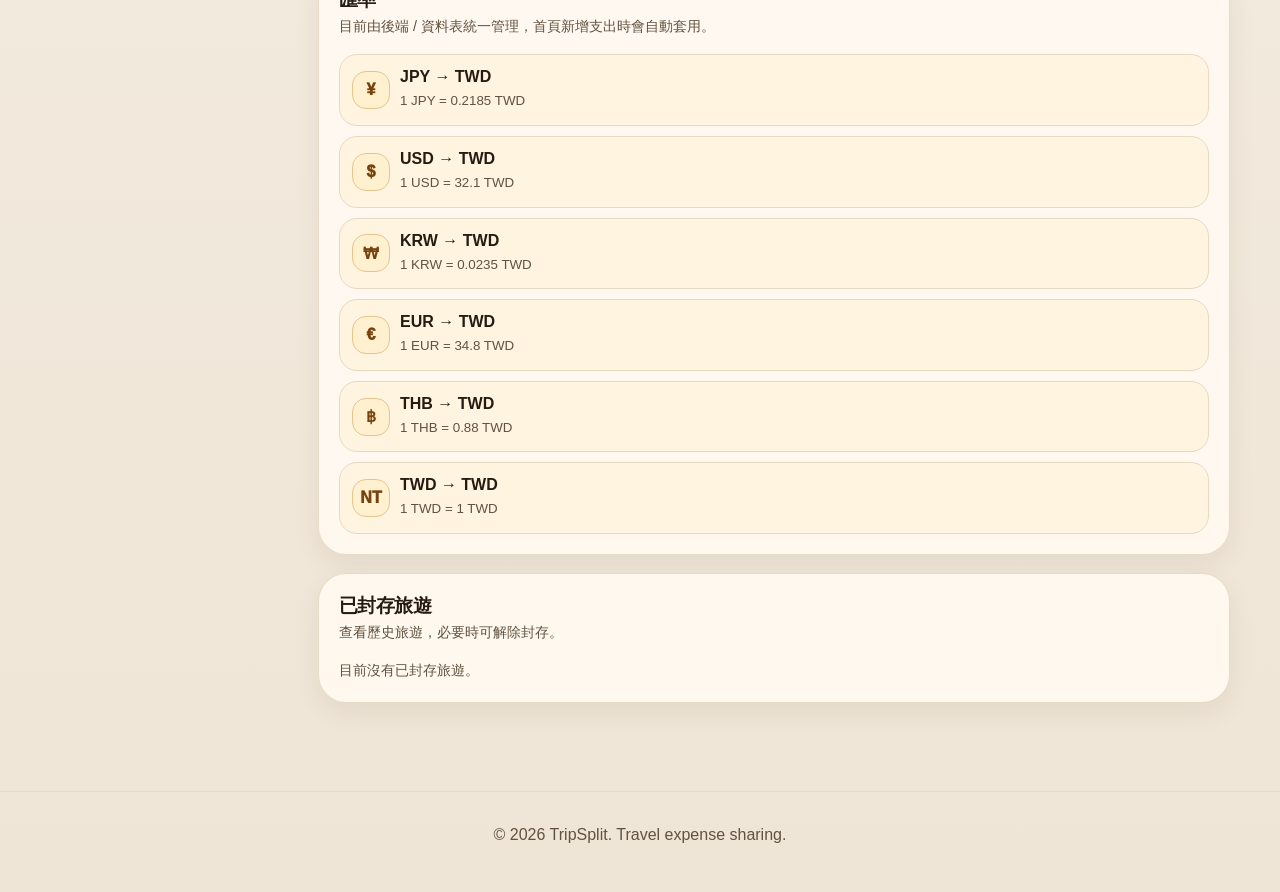
<file: TripSplit/settings.html>
<!DOCTYPE html>
<html lang="zh-Hant">
<head>
    <meta charset="UTF-8" />
    <meta name="viewport" content="width=device-width, initial-scale=1.0" />
    <title>TripSplit｜設定管理</title>
    <link rel="icon" href="data:image/svg+xml,%3Csvg xmlns='http://www.w3.org/2000/svg' viewBox='0 0 64 64'%3E%3Ctext y='50' font-size='48'%3E%E6%97%85%3C/text%3E%3C/svg%3E" />
    <link rel="stylesheet" href="./assets/app.css?v=2" />
</head>
<body data-page="settings">
    <header class="app-header">
        <div class="container nav">
            <a href="./TripSplit.html" class="brand" aria-label="TripSplit 首頁"><span class="brand-icon">旅</span><span>TripSplit</span></a>
            <nav class="nav-links" aria-label="主要導覽">
                <a href="./TripSplit.html">快速記帳</a>
                <a href="#trips" class="active">設定管理</a>
                <a href="#members">成員</a>
                <a href="#categories">分類</a>
                <a href="#payment-methods">付款方式</a>
            </nav>
        </div>
    </header>

    <main class="page-shell">
        <div class="container">
            <section class="hero-panel" aria-label="設定頁說明">
                <div class="hero-copy">
                    <div class="eyebrow">低頻管理集中處理</div>
                    <h1>設定管理</h1>
                    <p class="lead">旅遊、成員、分類、付款方式、匯率與封存統一放在這裡。首頁保持乾淨，旅行中只要專心新增支出和看結算。</p>
                    <div class="hero-actions">
                        <a class="btn btn-primary" href="./TripSplit.html#expense-form">回首頁記帳</a>
                        <a class="btn btn-soft" href="#members">管理成員</a>
                    </div>
                </div>

                <aside class="quick-switch" aria-label="目前旅遊">
                    <div class="quick-switch-head">
                        <div><strong>目前管理的旅遊</strong><span>切換後，下方成員、分類與付款方式都會跟著更新。</span></div>
                    </div>
                    <form class="stack-form" id="trip-switch-form">
                        <div class="field"><label for="trip-select">目前旅遊</label><select id="trip-select"></select></div>
                        <button class="btn btn-primary btn-block" type="submit">切換管理帳本</button>
                    </form>
                    <div class="notice" id="sync-status"><span class="status-dot"></span>正在準備旅遊資料...</div>
                </aside>
            </section>

            <div class="settings-layout">
                <aside class="settings-nav" aria-label="設定分類">
                    <a href="#trips">旅遊 <span>›</span></a>
                    <a href="#members">成員 <span>›</span></a>
                    <a href="#categories">分類 <span>›</span></a>
                    <a href="#payment-methods">付款方式 <span>›</span></a>
                    <a href="#rates">匯率 <span>›</span></a>
                    <a href="#archived-trips">封存 <span>›</span></a>
                </aside>

                <section class="settings-stack">
                    <section class="card" id="trips">
                        <div class="card-header"><div class="card-title"><h2>旅遊管理</h2><p>新增旅遊、切換帳本，或把不常用的旅遊封存。</p></div></div>
                        <div class="card-body">
                            <div class="form-grid">
                                <form class="stack-form" id="trip-create-form">
                                    <div class="field"><label for="new-trip-name">新增旅遊名稱</label><input id="new-trip-name" type="text" placeholder="例如：大阪七日遊" autocomplete="off" /></div>
                                    <button class="btn btn-primary btn-block" type="submit">＋ 新增旅遊</button>
                                </form>
                                <div class="stack-form">
                                    <div class="field"><label>封存目前旅遊</label><button id="archive-trip-btn" class="btn btn-danger btn-block" type="button">📦 封存目前旅遊</button></div>
                                    <p class="backend-note">封存後不會出現在主要旅遊下拉選單；可在「封存」區解除封存。</p>
                                </div>
                            </div>
                        </div>
                    </section>

                    <section class="card" id="members">
                        <div class="card-header"><div class="card-title"><h2>分帳對象</h2><p>每個旅遊有自己的旅伴名單。</p></div></div>
                        <div class="card-body">
                            <form class="stack-form" id="member-form">
                                <div class="form-grid">
                                    <div class="field"><label for="member-name">新增成員名稱</label><input id="member-name" type="text" placeholder="例如：Dustin" autocomplete="off" /></div>
                                    <div class="field"><label>&nbsp;</label><button class="btn btn-primary btn-block" type="submit">＋ 新增分帳對象</button></div>
                                </div>
                            </form>
                            <div class="item-list" id="member-list" style="margin-top:14px;"></div>
                        </div>
                    </section>

                    <section class="card" id="categories">
                        <div class="card-header"><div class="card-title"><h2>分類管理</h2><p>可自行新增早餐、咖啡、門票等分類。</p></div></div>
                        <div class="card-body">
                            <form class="stack-form" id="category-form">
                                <div class="form-grid-3">
                                    <div class="field"><label for="new-category-name">分類名稱</label><input id="new-category-name" type="text" placeholder="例如：早餐" autocomplete="off" /></div>
                                    <div class="field"><label for="new-category-icon">分類圖示</label><input id="new-category-icon" type="text" placeholder="例如：🍳" maxlength="4" /></div>
                                    <div class="field"><label>&nbsp;</label><button class="btn btn-primary btn-block" type="submit">＋ 新增分類</button></div>
                                </div>
                            </form>
                            <div class="item-list" id="category-list" style="margin-top:14px;"></div>
                        </div>
                    </section>

                    <section class="card" id="payment-methods">
                        <div class="card-header"><div class="card-title"><h2>付款方式管理</h2><p>可自行新增現金、信用卡、LINE Pay、Suica。</p></div></div>
                        <div class="card-body">
                            <form class="stack-form" id="payment-form">
                                <div class="form-grid-3">
                                    <div class="field"><label for="new-payment-name">付款方式</label><input id="new-payment-name" type="text" placeholder="例如：Suica" autocomplete="off" /></div>
                                    <div class="field"><label for="new-payment-icon">圖示</label><input id="new-payment-icon" type="text" placeholder="例如：💳" maxlength="4" /></div>
                                    <div class="field"><label>&nbsp;</label><button class="btn btn-primary btn-block" type="submit">＋ 新增付款方式</button></div>
                                </div>
                            </form>
                            <div class="item-list" id="payment-list" style="margin-top:14px;"></div>
                        </div>
                    </section>

                    <section class="card" id="rates">
                        <div class="card-header"><div class="card-title"><h2>匯率</h2><p>目前由後端 / 資料表統一管理，首頁新增支出時會自動套用。</p></div></div>
                        <div class="card-body"><div class="item-list" id="rate-list"></div></div>
                    </section>

                    <section class="card" id="archived-trips">
                        <div class="card-header"><div class="card-title"><h2>已封存旅遊</h2><p>查看歷史旅遊，必要時可解除封存。</p></div></div>
                        <div class="card-body"><div class="item-list" id="archived-trips-list"></div></div>
                    </section>
                </section>
            </div>
        </div>
    </main>

    <nav class="mobile-tabbar" aria-label="手機快速導覽">
        <a href="./TripSplit.html">🏠<span>首頁</span></a>
        <a href="#members">👥<span>成員</span></a>
        <a href="#categories">🏷<span>分類</span></a>
        <a href="#trips" class="primary">⚙<span>設定</span></a>
    </nav>

    <footer class="footer"><div class="container">© 2026 TripSplit. Travel expense sharing.</div></footer>
    <script src="./assets/roc-date.js?v=3"></script>
    <script src="./assets/js/core/config.js?v=1"></script>
    <script src="./assets/js/core/utils.js?v=1"></script>
    <script src="./assets/js/core/state.js?v=1"></script>
    <script src="./assets/js/ui/status.js?v=1"></script>
    <script src="./assets/js/api/gas.js?v=1"></script>
    <script src="./assets/js/features/receipts.js?v=1"></script>
    <script src="./assets/js/data/normalize.js?v=1"></script>
    <script src="./assets/js/data/loaders.js?v=1"></script>
    <script src="./assets/js/services/sync.js?v=1"></script>
    <script src="./assets/js/domain/expenses.js?v=1"></script>
    <script src="./assets/js/domain/balance.js?v=1"></script>
    <script src="./assets/js/domain/split.js?v=1"></script>
    <script src="./assets/js/ui/render.js?v=1"></script>
    <script src="./assets/js/features/importText.js?v=1"></script>
    <script src="./assets/js/handlers/events.js?v=1"></script>
    <script src="./assets/js/main.js?v=1"></script>
</body>
</html>
</file>
<file: TripSplit/assets/app.css>
:root {
    --bg: #f6f1e8;
    --bg-2: #efe5d6;
    --surface: #fffaf2;
    --surface-strong: #fff4df;
    --surface-soft: #fff8ec;
    --text: #251b12;
    --muted: #62513f;
    --line: #e7d8c2;
    --primary: #b56f18;
    --primary-dark: #77420d;
    --primary-soft: #fff0cf;
    --green: #356f31;
    --red: #a33b31;
    --orange: #c76f2d;
    --shadow: 0 18px 44px rgba(65, 42, 20, 0.1);
    --shadow-soft: 0 10px 26px rgba(65, 42, 20, 0.07);
    --radius-xl: 28px;
    --radius-lg: 22px;
    --radius-md: 16px;
}

* {
    box-sizing: border-box;
    margin: 0;
    padding: 0;
}

html {
    scroll-behavior: smooth;
}

body {
    min-height: 100vh;
    font-family: -apple-system, BlinkMacSystemFont, "Segoe UI", "Noto Sans TC", "Microsoft JhengHei", sans-serif;
    color: var(--text);
    line-height: 1.6;
    background: radial-gradient(circle at 14% 2%, rgba(255, 229, 179, .72), transparent 28%), radial-gradient(circle at 90% 8%, rgba(207, 163, 91, .26), transparent 24%), linear-gradient(180deg, var(--bg), var(--bg-2));
}

a {
    color: inherit;
    text-decoration: none;
}

button, input, select, textarea {
    font: inherit;
}

button {
    border: 0;
    cursor: pointer;
}

.container {
    width: min(1180px, calc(100% - 32px));
    margin-inline: auto;
}

.app-header {
    position: sticky;
    top: 0;
    z-index: 50;
    border-bottom: 1px solid rgba(231, 216, 194, .8);
    background: rgba(255, 250, 242, .88);
    backdrop-filter: blur(16px);
}

.nav {
    min-height: 66px;
    display: flex;
    align-items: center;
    justify-content: space-between;
    gap: 18px;
}

.brand {
    display: inline-flex;
    align-items: center;
    gap: 10px;
    font-weight: 950;
    letter-spacing: -.035em;
}

.brand-icon {
    width: 36px;
    height: 36px;
    display: grid;
    place-items: center;
    border-radius: 13px;
    color: var(--primary-dark);
    background: var(--primary-soft);
    border: 1px solid #e6c58d;
}

.nav-links {
    display: flex;
    align-items: center;
    gap: 8px;
    color: var(--muted);
    font-weight: 800;
    font-size: .92rem;
}

    .nav-links a {
        padding: 9px 12px;
        border-radius: 999px;
    }

        .nav-links a:hover, .nav-links a.active {
            background: var(--primary-soft);
            color: var(--primary-dark);
        }

.page-shell {
    padding: 24px 0 88px;
}

.hero-panel {
    display: grid;
    grid-template-columns: minmax(0, 1.2fr) minmax(320px, .8fr);
    gap: 18px;
    align-items: stretch;
    margin-bottom: 18px;
}

.hero-copy, .quick-switch, .card, .metric-card {
    background: rgba(255, 250, 242, .9);
    border: 1px solid rgba(231, 216, 194, .92);
    box-shadow: var(--shadow-soft);
}

.hero-copy {
    border-radius: var(--radius-xl);
    padding: 26px;
    display: grid;
    align-content: center;
}

.eyebrow {
    display: inline-flex;
    width: fit-content;
    align-items: center;
    gap: 8px;
    padding: 7px 12px;
    border-radius: 999px;
    background: var(--primary-soft);
    color: var(--primary-dark);
    border: 1px solid #e6c58d;
    font-weight: 950;
    font-size: .86rem;
    margin-bottom: 12px;
}

h1 {
    font-size: clamp(1.85rem, 4.2vw, 3.45rem);
    line-height: 1.05;
    letter-spacing: -.065em;
    margin-bottom: 12px;
}

.lead {
    max-width: 720px;
    color: var(--muted);
    font-size: 1.03rem;
}

.hero-actions, .actions {
    display: flex;
    flex-wrap: wrap;
    gap: 10px;
    margin-top: 18px;
}

.quick-switch {
    border-radius: var(--radius-xl);
    padding: 20px;
    display: grid;
    gap: 14px;
}

.quick-switch-head {
    display: flex;
    align-items: flex-start;
    justify-content: space-between;
    gap: 12px;
}

    .quick-switch-head strong {
        display: block;
        font-size: 1.1rem;
    }

    .quick-switch-head span {
        display: block;
        color: var(--muted);
        font-size: .9rem;
    }

.metrics-grid {
    display: grid;
    grid-template-columns: repeat(4, minmax(0, 1fr));
    gap: 12px;
    margin-bottom: 18px;
}

.metric-card {
    border-radius: var(--radius-lg);
    padding: 16px;
}

    .metric-card span {
        display: block;
        color: var(--muted);
        font-size: .86rem;
        font-weight: 800;
    }

    .metric-card strong {
        display: block;
        margin-top: 4px;
        font-size: clamp(1.12rem, 2.1vw, 1.72rem);
        letter-spacing: -.04em;
    }

.work-layout {
    display: grid;
    grid-template-columns: minmax(0, 1.26fr) minmax(300px, .74fr);
    gap: 18px;
    align-items: start;
}

.dashboard-tabs {
    display: grid;
    grid-template-columns: repeat(3, minmax(0, 1fr));
    gap: 10px;
    margin: 0 0 18px;
    padding: 8px;
    border: 1px solid rgba(231, 216, 194, .92);
    border-radius: 20px;
    background: rgba(255, 250, 242, .9);
    box-shadow: var(--shadow-soft);
}

.dashboard-tab {
    min-width: 0;
    min-height: 48px;
    padding: 10px 12px;
    border: 1px solid transparent;
    border-radius: 14px;
    color: #6b5742;
    background: transparent;
    font-weight: 950;
    line-height: 1.2;
    white-space: nowrap;
    overflow: hidden;
    text-overflow: ellipsis;
    transition: background .2s ease, border-color .2s ease, color .2s ease, box-shadow .2s ease;
}

    .dashboard-tab:hover {
        color: var(--primary-dark);
        background: var(--primary-soft);
    }

    .dashboard-tab.active {
        color: var(--primary-dark);
        border-color: #e6c58d;
        background: var(--primary-soft);
        box-shadow: inset 0 1px 0 rgba(255, 255, 255, .7);
    }

.work-layout[data-active-tab="quick"],
.work-layout[data-active-tab="records"],
.work-layout[data-active-tab="overview"] {
    grid-template-columns: minmax(0, 1fr);
}

.content-stack[hidden],
.side-stack[hidden],
#expense-form[hidden],
#expenses[hidden] {
    display: none !important;
}

.preview-mode [data-dashboard-tab="quick"],
.preview-mode #expense-form,
.preview-mode a[href*="settings.html"],
.preview-mode a[href="#expense-form"],
.preview-mode #open-import-text-btn,
.preview-mode #archive-trip-btn,
.preview-mode [data-edit-expense],
.preview-mode [data-delete-expense],
.preview-mode [data-open-receipt-upload],
.preview-mode [data-expense-menu],
.preview-mode .expense-action-menu,
.preview-mode .expense-actions,
.preview-mode [data-remove],
.preview-mode [data-unarchive-trip],
.preview-mode [data-remove-preview-index],
.preview-mode [data-remove-upload-preview-index],
.preview-mode #trip-create-form,
.preview-mode #member-form,
.preview-mode #category-form,
.preview-mode #payment-form {
    display: none !important;
}

.preview-mode .dashboard-tabs {
    grid-template-columns: repeat(2, minmax(0, 1fr));
}

.preview-mode #trip-switch-form {
    opacity: .72;
}

    .preview-mode #trip-switch-form .icon-select-trigger,
    .preview-mode #trip-switch-form .icon-select-option {
        pointer-events: none;
    }

.settings-layout {
    display: grid;
    grid-template-columns: 250px minmax(0, 1fr);
    gap: 18px;
    align-items: start;
}

.content-stack, .side-stack, .settings-stack {
    display: grid;
    gap: 18px;
}

.settings-nav {
    position: sticky;
    top: 86px;
    display: grid;
    gap: 10px;
}

    .settings-nav a {
        display: flex;
        justify-content: space-between;
        align-items: center;
        padding: 13px 14px;
        border-radius: 16px;
        background: var(--surface);
        border: 1px solid var(--line);
        color: #4d3a28;
        font-weight: 900;
        box-shadow: var(--shadow-soft);
    }

        .settings-nav a:hover {
            color: var(--primary-dark);
            background: var(--primary-soft);
        }

.card {
    border-radius: var(--radius-xl);
    overflow: clip;
}

    .card.is-primary {
        box-shadow: var(--shadow);
    }

.card-header {
    display: flex;
    align-items: flex-start;
    justify-content: space-between;
    gap: 14px;
    padding: 20px 20px 0;
    margin-bottom: 16px;
}

.card-title h2, .card-title h3 {
    font-size: 1.16rem;
    line-height: 1.25;
    letter-spacing: -.03em;
}

.card-title p {
    color: var(--muted);
    font-size: .9rem;
    margin-top: 4px;
}

.card-body {
    padding: 0 20px 20px;
}

.card-footer {
    padding: 0 20px 20px;
}

.section-divider {
    display: flex;
    align-items: center;
    gap: 10px;
    margin: 18px 0 12px;
    color: var(--primary-dark);
    font-weight: 950;
}

    .section-divider::after {
        content: "";
        height: 1px;
        flex: 1;
        background: var(--line);
    }

.form-grid {
    display: grid;
    grid-template-columns: repeat(2, minmax(0, 1fr));
    gap: 14px;
    align-items: start;
}

.form-grid-3 {
    display: grid;
    grid-template-columns: repeat(3, minmax(0, 1fr));
    gap: 14px;
}

.payer-split-grid {
    grid-template-columns: 1fr;
}

    .payer-split-grid .input-with-action {
        display: flex;
        align-items: stretch;
    }

        .payer-split-grid .input-with-action .icon-select,
        .payer-split-grid .input-with-action select {
            flex: 1 1 auto;
            min-width: 0;
        }

        .payer-split-grid .input-with-action .btn {
            flex: 0 0 68px;
            padding-inline: 12px;
        }

.stack-form {
    display: grid;
    gap: 12px;
}

.field {
    display: grid;
    gap: 7px;
    min-width: 0;
}

    .field.full {
        grid-column: 1 / -1;
    }

label {
    color: #473423;
    font-weight: 950;
    font-size: .9rem;
}

input, select, textarea {
    width: 100%;
    min-width: 0;
    min-height: 50px;
    border: 1px solid var(--line);
    border-radius: 15px;
    background: #fffdf8;
    color: var(--text);
    padding: 12px 13px;
    outline: none;
    transition: border-color .2s ease, box-shadow .2s ease, background .2s ease;
}

textarea {
    min-height: 94px;
    resize: vertical;
}

input[readonly] {
    background: #f4ead9;
    color: #6a5743;
    cursor: not-allowed;
}

input:focus, select:focus, textarea:focus {
    border-color: var(--primary);
    box-shadow: 0 0 0 4px rgba(181, 111, 24, .14);
    background: #fff;
}

button:focus-visible,
a:focus-visible,
[tabindex]:focus-visible {
    outline: 3px solid rgba(119, 66, 13, .58);
    outline-offset: 3px;
}

.input-with-action {
    display: grid;
    grid-template-columns: 1fr auto;
    gap: 8px;
    align-items: end;
}

.roc-date-control {
    position: relative;
    display: block;
}

.roc-date-display {
    letter-spacing: 0;
    padding-right: 48px;
}

.roc-date-button {
    position: absolute;
    top: 50%;
    right: 8px;
    width: 34px;
    height: 34px;
    min-height: 0;
    border: 0;
    border-radius: 11px;
    background: transparent;
    color: var(--primary-dark);
    font-weight: 950;
    transform: translateY(-50%);
}

    .roc-date-button::before {
        content: "";
        width: 18px;
        height: 18px;
        display: block;
        margin: 0 auto;
        border: 2px solid currentColor;
        border-radius: 5px;
        box-shadow: inset 0 5px 0 rgba(181, 111, 24, .18);
    }

    .roc-date-button::after {
        content: "";
        position: absolute;
        left: 50%;
        top: 10px;
        width: 12px;
        height: 2px;
        border-radius: 999px;
        background: currentColor;
        transform: translateX(-50%);
    }

    .roc-date-button:hover,
    .roc-date-button:focus-visible {
        background: var(--primary-soft);
        outline: none;
    }

.roc-date-picker {
    position: fixed;
    z-index: 200;
    display: none;
    padding: 12px;
    border: 1px solid #d6b07b;
    border-radius: 16px;
    background: #fffdf8;
    box-shadow: 0 18px 44px rgba(65, 42, 20, .22);
}

    .roc-date-picker.show {
        display: block;
    }

.roc-date-picker-head {
    display: grid;
    grid-template-columns: 36px 1fr 36px;
    align-items: center;
    gap: 8px;
    margin-bottom: 10px;
}

    .roc-date-picker-head strong {
        text-align: center;
        color: var(--text);
        font-size: .98rem;
        line-height: 1.2;
    }

.roc-date-title {
    display: grid;
    grid-template-columns: minmax(0, 1.25fr) minmax(0, .75fr);
    gap: 6px;
    min-width: 0;
}

    .roc-date-title select {
        min-height: 36px;
        height: 36px;
        padding: 6px 8px;
        border-radius: 11px;
        background: #fffaf2;
        font-size: .88rem;
        font-weight: 900;
    }

.roc-date-nav {
    width: 36px;
    height: 36px;
    border-radius: 12px;
    background: #f3e7d5;
    color: var(--primary-dark);
    font-size: 1.35rem;
    line-height: 1;
}

.roc-date-weekdays,
.roc-date-grid {
    display: grid;
    grid-template-columns: repeat(7, minmax(0, 1fr));
    gap: 4px;
}

.roc-date-weekdays {
    margin-bottom: 5px;
    color: #6d5e50;
    font-size: .8rem;
    font-weight: 950;
    text-align: center;
}

.roc-date-day {
    aspect-ratio: 1;
    min-height: 0;
    border-radius: 10px;
    background: transparent;
    color: var(--text);
    font-size: .88rem;
    font-weight: 800;
}

    .roc-date-day:hover,
    .roc-date-day.today {
        background: var(--primary-soft);
        color: var(--primary-dark);
    }

    .roc-date-day.selected {
        background: var(--text);
        color: #fff;
    }

    .roc-date-day.muted {
        color: #9b8b7c;
    }

.roc-date-actions {
    display: flex;
    justify-content: space-between;
    gap: 8px;
    margin-top: 10px;
}

    .roc-date-actions button {
        min-height: 34px;
        padding: 6px 10px;
        border-radius: 11px;
        background: transparent;
        color: var(--primary-dark);
        font-weight: 950;
    }

        .roc-date-actions button:hover {
            background: var(--primary-soft);
        }

.native-icon-select {
    position: absolute;
    width: 1px;
    height: 1px;
    min-height: 0;
    padding: 0;
    opacity: 0;
    pointer-events: none;
}

.icon-select {
    position: relative;
    min-width: 0;
}

.icon-select-trigger {
    width: 100%;
    min-height: 50px;
    display: flex;
    align-items: center;
    justify-content: space-between;
    gap: 10px;
    border: 1px solid var(--line);
    border-radius: 15px;
    background: #fffdf8;
    color: var(--text);
    padding: 10px 12px;
    text-align: left;
    transition: border-color .2s ease, box-shadow .2s ease, background .2s ease;
}

    .icon-select.open .icon-select-trigger,
    .icon-select-trigger:focus-visible {
        border-color: var(--primary);
        box-shadow: 0 0 0 4px rgba(181, 111, 24, .14);
        background: #fff;
        outline: none;
    }

.icon-select-value {
    display: inline-flex;
    align-items: center;
    gap: 9px;
    min-width: 0;
}

    .icon-select-value span:last-child,
    .icon-select-option span:last-child {
        overflow: hidden;
        text-overflow: ellipsis;
        white-space: nowrap;
    }

.icon-select-placeholder {
    color: #6d5e50;
}

.icon-select-icon {
    width: 28px;
    height: 28px;
    display: grid;
    place-items: center;
    flex: 0 0 auto;
    border-radius: 10px;
    border: 1px solid #e6c58d;
    background: var(--primary-soft);
    color: var(--primary-dark);
    font-size: 1rem;
    line-height: 1;
}

    .icon-select-icon.avatar-style {
        border-color: transparent;
        border-radius: 50%;
        background: var(--primary);
        color: #fff;
        font-size: .9rem;
        font-weight: 950;
    }

.icon-select-arrow {
    flex: 0 0 auto;
    color: var(--primary-dark);
    font-weight: 950;
}

.icon-select-menu {
    position: absolute;
    left: 0;
    right: 0;
    top: calc(100% + 6px);
    z-index: 80;
    display: none;
    max-height: 260px;
    overflow-y: auto;
    padding: 6px;
    border: 1px solid #d6b07b;
    border-radius: 15px;
    background: #fffdf8;
    box-shadow: 0 18px 36px rgba(65, 42, 20, .18);
}

.icon-select.open .icon-select-menu {
    display: grid;
    gap: 3px;
}

.icon-select-option {
    width: 100%;
    min-height: 42px;
    display: flex;
    align-items: center;
    gap: 10px;
    padding: 7px 8px;
    border-radius: 11px;
    background: transparent;
    color: var(--text);
    text-align: left;
    font-weight: 850;
}

    .icon-select-option:hover,
    .icon-select-option.selected {
        background: var(--primary-soft);
        color: var(--primary-dark);
    }

.icon-select-empty {
    padding: 12px;
    color: var(--muted);
    font-weight: 900;
}

.inline-help, .backend-note {
    grid-column: 1 / -1;
    padding: 11px 13px;
    border-radius: 15px;
    border: 1px solid var(--line);
    background: var(--surface-soft);
    color: var(--muted);
    font-size: .88rem;
}

.field-hint {
    color: var(--muted);
    font-size: .86rem;
}

.btn {
    display: inline-flex;
    align-items: center;
    justify-content: center;
    gap: 8px;
    min-height: 45px;
    padding: 11px 16px;
    border-radius: 14px;
    font-weight: 950;
    transition: transform .18s ease, background .18s ease, border-color .18s ease;
}

    .btn:hover {
        transform: translateY(-1px);
    }

.btn-primary {
    color: #fff;
    background: var(--primary);
}

    .btn-primary:hover {
        background: var(--primary-dark);
    }

.btn-soft {
    color: var(--primary-dark);
    background: var(--primary-soft);
    border: 1px solid #e6c58d;
}

.btn-ghost {
    color: #5d4935;
    background: #f3e7d5;
    border: 1px solid var(--line);
}

.btn-danger {
    color: #fff;
    background: var(--red);
}

.btn-block {
    width: 100%;
}

.notice {
    display: flex;
    align-items: center;
    gap: 10px;
    padding: 12px 14px;
    border-radius: 16px;
    background: #fff3d7;
    border: 1px solid #efd6aa;
    color: #77420d;
    font-size: .9rem;
    font-weight: 900;
}

body.is-loading button:disabled,
body.is-loading select:disabled {
    cursor: wait;
    opacity: .68;
}

.mini-retry {
    flex: 0 0 auto;
    min-height: 30px;
    margin-left: auto;
    padding: 5px 10px;
    border-radius: 10px;
    color: #fff;
    background: var(--red);
    font-size: .82rem;
    font-weight: 950;
}

.mini-retry:hover {
    filter: brightness(.94);
}

.preview-mode-banner {
    display: flex;
    align-items: center;
    gap: 10px;
    margin-bottom: 18px;
    padding: 13px 16px;
    border-radius: 16px;
    color: #244c25;
    background: #edf8ec;
    border: 1px solid #b8dbb5;
    box-shadow: var(--shadow-soft);
    font-size: .94rem;
    font-weight: 850;
}

    .preview-mode-banner strong {
        flex: 0 0 auto;
        font-weight: 950;
    }

    .preview-mode-banner span {
        min-width: 0;
    }

.status-dot {
    width: 10px;
    height: 10px;
    border-radius: 50%;
    background: var(--green);
    flex: 0 0 auto;
}

#sync-status.is-floating {
    position: fixed;
    left: 50%;
    bottom: 18px;
    z-index: 90;
    width: min(560px, calc(100% - 28px));
    margin: 0;
    transform: translateX(-50%);
    box-shadow: 0 16px 34px rgba(92, 64, 32, .2);
}

.item-list, .expense-list, .settlement-list {
    display: grid;
    gap: 10px;
}

.list-row {
    display: flex;
    align-items: center;
    justify-content: space-between;
    gap: 12px;
    padding: 12px;
    border: 1px solid var(--line);
    border-radius: 18px;
    background: var(--surface-strong);
}

.archived-trip-row {
    align-items: center;
}

.archived-trip-actions {
    display: flex;
    align-items: center;
    justify-content: flex-end;
    gap: 8px;
    flex: 0 0 auto;
}

.archived-preview-copy {
    min-height: 36px;
    padding: 7px 12px;
    border-radius: 12px;
    font-size: .86rem;
    white-space: nowrap;
}

@media (max-width: 560px) {
    .archived-trip-row {
        align-items: flex-start;
        flex-direction: column;
    }

    .archived-trip-actions {
        width: 100%;
        justify-content: flex-start;
        flex-wrap: wrap;
    }
}

.list-info {
    display: flex;
    align-items: center;
    gap: 10px;
    min-width: 0;
}

    .list-info strong {
        display: block;
        line-height: 1.25;
        overflow-wrap: anywhere;
    }

    .list-info small {
        color: var(--muted);
    }

.avatar, .mini-icon, .expense-icon {
    width: 38px;
    height: 38px;
    display: grid;
    place-items: center;
    flex: 0 0 auto;
    border-radius: 14px;
    background: var(--primary-soft);
    color: var(--primary-dark);
    border: 1px solid #e6c58d;
    font-weight: 950;
}

.avatar {
    border-radius: 50%;
    color: #fff;
    background: var(--primary);
    border: 0;
}

    .avatar.green {
        background: var(--green);
    }

    .avatar.orange {
        background: var(--orange);
    }

    .avatar.purple {
        background: #8b6f47;
    }

.icon-btn {
    width: 36px;
    height: 36px;
    border-radius: 13px;
    display: grid;
    place-items: center;
    background: #f2e5d1;
    color: #6b5742;
    font-weight: 950;
}

    .icon-btn:hover {
        background: #f3d6cf;
        color: var(--red);
    }

.split-type {
    display: grid;
    grid-template-columns: repeat(3, 1fr);
    gap: 10px;
}

.radio-card {
    position: relative;
}

    .radio-card input {
        position: absolute;
        opacity: 0;
        pointer-events: none;
    }

    .radio-card span {
        display: block;
        height: 100%;
        padding: 14px;
        border: 1px solid var(--line);
        border-radius: 17px;
        background: var(--surface-strong);
        font-weight: 950;
        line-height: 1.2;
        text-align: center;
        color: #634e39;
    }

    .radio-card input:checked + span {
        border-color: var(--primary);
        background: var(--primary-soft);
        color: var(--primary-dark);
        box-shadow: 0 0 0 4px rgba(181, 111, 24, .08);
    }

.participant-options {
    display: flex;
    flex-wrap: wrap;
    gap: 10px;
}

.check-chip {
    display: inline-flex;
    align-items: center;
    gap: 8px;
    border-radius: 999px;
    border: 1px solid var(--line);
    background: #fffdf8;
    padding: 9px 12px;
    color: #4a3929;
    font-weight: 950;
    cursor: pointer;
}

    .check-chip input {
        width: auto;
        min-height: auto;
        accent-color: var(--primary);
        box-shadow: none;
    }

.split-config {
    padding: 13px;
    border: 1px solid var(--line);
    border-radius: 17px;
    background: var(--surface-strong);
}

.split-input-grid {
    display: grid;
    gap: 8px;
}

.split-input-row {
    display: grid;
    grid-template-columns: 130px 1fr;
    align-items: center;
    gap: 10px;
}

    .split-input-row span {
        color: #473423;
        font-weight: 950;
    }

#split-summary {
    color: var(--primary-dark);
    font-weight: 950;
}

.upload-box {
    display: grid;
    gap: 12px;
    padding: 16px;
    border: 1.5px dashed #d9bd8f;
    border-radius: 20px;
    background: var(--surface-strong);
}

.upload-head {
    display: flex;
    align-items: center;
    gap: 12px;
}

.upload-icon {
    width: 46px;
    height: 46px;
    display: grid;
    place-items: center;
    border-radius: 16px;
    color: var(--primary-dark);
    background: var(--primary-soft);
    font-size: 1.25rem;
}

.upload-head strong {
    display: block;
    line-height: 1.25;
}

.upload-head span {
    color: var(--muted);
    font-size: .9rem;
}

.upload-actions {
    display: flex;
    flex-wrap: wrap;
    gap: 10px;
}

.upload-trigger {
    display: inline-grid;
    place-items: center;
    min-height: 44px;
    padding: 10px 16px;
    border-radius: 14px;
    background: var(--primary);
    color: #fff;
    font-weight: 950;
    cursor: pointer;
}

    .upload-trigger.secondary {
        color: var(--primary-dark);
        background: #fffdf8;
        border: 1px solid #e6c58d;
    }

.file-input {
    position: absolute;
    width: 1px;
    height: 1px;
    opacity: 0;
    pointer-events: none;
}

.receipt-preview {
    display: none;
    gap: 10px;
    flex-wrap: wrap;
}

.receipt-preview-item {
    position: relative;
    width: 88px;
    height: 88px;
}

.receipt-preview img {
    width: 88px;
    height: 88px;
    object-fit: cover;
    border-radius: 15px;
    border: 1px solid var(--line);
    background: #fffdf8;
}

.receipt-preview-remove {
    position: absolute;
    top: -7px;
    right: -7px;
    width: 25px;
    height: 25px;
    border-radius: 999px;
    border: 1px solid #d6b07b;
    background: #fff4df;
    color: var(--primary-dark);
    font-size: 1rem;
    display: grid;
    place-items: center;
}

.toolbar {
    display: flex;
    align-items: center;
    justify-content: space-between;
    gap: 12px;
    margin-bottom: 12px;
}

    .toolbar .field {
        flex: 1;
    }

.expense-filters {
    display: grid;
    grid-template-columns: repeat(2, minmax(0, 1fr));
    gap: 10px;
    align-items: end;
    margin-bottom: 14px;
}

.expense-filter-clear {
    grid-column: 1 / -1;
    width: 100%;
    min-height: 50px;
    white-space: nowrap;
}

.expense-view-controls {
    display: flex;
    align-items: center;
    justify-content: space-between;
    gap: 12px;
    padding: 10px 12px;
    border: 1px solid rgba(231, 216, 194, .82);
    border-radius: 16px;
    background: #fffaf2;
}

    .expense-view-controls strong,
    .expense-view-controls span {
        display: block;
    }

    .expense-view-controls strong {
        color: var(--text);
        font-size: .92rem;
        font-weight: 950;
    }

    .expense-view-controls span {
        color: var(--muted);
        font-size: .82rem;
        font-weight: 850;
    }

.expense-view-toggle {
    display: inline-grid;
    grid-template-columns: repeat(2, minmax(88px, 1fr));
    gap: 4px;
    padding: 4px;
    border: 1px solid rgba(214, 176, 123, .7);
    border-radius: 14px;
    background: #fffdf8;
}

    .expense-view-toggle button {
        min-height: 34px;
        padding: 6px 10px;
        border-radius: 10px;
        background: transparent;
        color: #6b5742;
        font-size: .84rem;
        font-weight: 950;
        white-space: nowrap;
    }

        .expense-view-toggle button.active,
        .expense-view-toggle button:hover {
            background: var(--primary-soft);
            color: var(--primary-dark);
        }

.expense-table-shell {
    display: grid;
    gap: 10px;
}

.expense-table-scroll {
    max-width: 100%;
    overflow-x: auto;
    border: 1px solid rgba(231, 216, 194, .82);
    border-radius: 16px;
    background: #fffdf8;
}

.expense-table {
    width: 100%;
    min-width: 1180px;
    border-collapse: separate;
    border-spacing: 0;
    table-layout: fixed;
    color: #4d3a28;
    font-size: .84rem;
}

.expense-table-col-date {
    width: 88px;
}

.expense-table-col-category {
    width: 104px;
}

.expense-table-col-title {
    width: 280px;
}

.expense-table-col-payer {
    width: 96px;
}

.expense-table-col-original {
    width: 124px;
}

.expense-table-col-twd,
.expense-table-col-share {
    width: 112px;
}

.expense-table-col-count,
.expense-table-col-photo,
.expense-table-col-note {
    width: 78px;
}

.expense-table-col-action {
    width: 104px;
}

.expense-table th,
.expense-table td {
    height: 62px;
    padding: 9px 11px;
    border-bottom: 1px solid rgba(231, 216, 194, .72);
    line-height: 1.35;
    vertical-align: middle;
}

.expense-table th {
    position: sticky;
    top: 0;
    z-index: 1;
    background: #fff4df;
    color: #5c442b;
    font-size: .78rem;
    font-weight: 950;
    text-align: left;
    white-space: nowrap;
}

.expense-table td {
    overflow: hidden;
    text-overflow: ellipsis;
    white-space: nowrap;
}

.expense-table tbody tr {
    cursor: pointer;
    outline: none;
}

    .expense-table tbody tr:hover,
    .expense-table tbody tr:focus,
    .expense-table tbody tr.selected {
        background: #fff8ec;
    }

.expense-table .numeric {
    text-align: right;
}

.expense-table .strong {
    color: var(--text);
    font-weight: 950;
}

.expense-table .numeric span,
.expense-table .numeric small {
    display: block;
}

.expense-table .numeric small {
    margin-top: 2px;
    color: var(--muted);
    font-size: .74rem;
    font-weight: 850;
}

.expense-table-title {
    color: var(--text);
    font-weight: 950;
}

    .expense-table-title span {
        display: -webkit-box;
        line-height: 1.35;
        white-space: normal;
        -webkit-box-orient: vertical;
        -webkit-line-clamp: 2;
        overflow: hidden;
    }

.expense-table-category {
    display: block;
    overflow: hidden;
    text-overflow: ellipsis;
    white-space: nowrap;
}

.expense-table-badge {
    display: inline-flex;
    align-items: center;
    min-width: 38px;
    min-height: 30px;
    justify-content: center;
    padding: 3px 8px;
    border: 1px solid rgba(214, 176, 123, .6);
    border-radius: 999px;
    background: #fffaf2;
    color: #7a6752;
    font-size: .78rem;
    font-weight: 950;
}

    .expense-table-badge.active {
        background: var(--primary-soft);
        color: var(--primary-dark);
    }

.expense-table-action {
    min-height: 30px;
    display: inline-flex;
    align-items: center;
    justify-content: center;
    padding: 5px 9px;
    border: 1px solid rgba(214, 176, 123, .75);
    border-radius: 10px;
    background: #fffaf2;
    color: var(--primary-dark);
    font-size: .78rem;
    font-weight: 950;
    white-space: nowrap;
}

    .expense-table-action:hover,
    .expense-table-action:focus-visible {
        background: var(--primary-soft);
    }

.expense-table-pagination {
    display: flex;
    align-items: center;
    justify-content: space-between;
    gap: 10px;
    padding: 8px 10px;
    border: 1px solid rgba(231, 216, 194, .72);
    border-radius: 14px;
    background: #fffaf2;
    color: #6b5742;
    font-size: .84rem;
    font-weight: 900;
}

    .expense-table-pagination > div,
    .expense-page-numbers {
        display: flex;
        align-items: center;
        gap: 6px;
    }

.expense-page-gap {
    padding: 0 2px;
    color: var(--muted);
    font-weight: 950;
}

.expense-table-pagination button {
    min-height: 32px;
    padding: 5px 10px;
    border: 1px solid rgba(214, 176, 123, .75);
    border-radius: 10px;
    background: #fffdf8;
    color: var(--primary-dark);
    font-size: .8rem;
    font-weight: 950;
}

    .expense-table-pagination button.active,
    .expense-table-pagination button:hover:not(:disabled) {
        background: var(--primary-soft);
    }

    .expense-table-pagination button:disabled {
        cursor: not-allowed;
        opacity: .48;
    }

.expense-table-detail-panel {
    display: grid;
    gap: 12px;
    padding: 14px;
    border: 1px solid rgba(214, 176, 123, .82);
    border-radius: 16px;
    background: #fff8ec;
    box-shadow: 0 10px 24px rgba(65, 42, 20, .05);
}

.expense-table-detail-head {
    display: flex;
    align-items: flex-start;
    justify-content: space-between;
    gap: 12px;
}

    .expense-table-detail-head > div:first-child {
        min-width: 0;
    }

.expense-table-detail-head-actions {
    display: flex;
    align-items: flex-start;
    flex: 0 0 auto;
    gap: 8px;
}

.expense-table-detail-kicker,
.expense-table-detail-head p,
.expense-table-detail-meta {
    color: var(--muted);
    font-size: .82rem;
    font-weight: 850;
}

.expense-table-detail-head h3 {
    margin: 1px 0 2px;
    color: var(--text);
    font-size: 1.02rem;
    font-weight: 950;
}

.expense-table-detail-close {
    width: 34px;
    height: 34px;
    min-height: 0;
    display: grid;
    flex: 0 0 auto;
    place-items: center;
    border-radius: 11px;
    background: #f2e5d1;
    color: #6b5742;
    font-size: 1.18rem;
    line-height: 1;
}

.expense-table-detail-stats {
    display: grid;
    grid-template-columns: repeat(4, minmax(0, 1fr));
    gap: 8px;
}

    .expense-table-detail-stats div {
        min-width: 0;
        padding: 9px 10px;
        border: 1px solid rgba(231, 216, 194, .72);
        border-radius: 12px;
        background: #fffdf8;
    }

    .expense-table-detail-stats span,
    .expense-table-detail-stats strong {
        display: block;
        overflow-wrap: anywhere;
    }

    .expense-table-detail-stats span {
        color: var(--muted);
        font-size: .76rem;
        font-weight: 850;
    }

    .expense-table-detail-stats strong {
        margin-top: 2px;
        color: var(--text);
        font-size: .9rem;
        font-weight: 950;
    }

.expense-table-detail-grid {
    display: grid;
    grid-template-columns: repeat(2, minmax(0, 1fr));
    gap: 10px;
}

    .expense-table-detail-grid section {
        min-width: 0;
        padding: 10px;
        border: 1px solid rgba(231, 216, 194, .72);
        border-radius: 12px;
        background: #fffdf8;
    }

    .expense-table-detail-grid h4 {
        margin: 0 0 7px;
        color: #5c442b;
        font-size: .82rem;
        font-weight: 950;
    }

.expense-table-detail-note {
    color: #4d3a28;
    font-size: .84rem;
    line-height: 1.55;
    overflow-wrap: anywhere;
    white-space: pre-wrap;
}

.expense-table-detail-empty {
    margin: 0;
    color: var(--muted);
    font-size: .84rem;
    font-weight: 850;
}

.expense-table-detail-panel .expense-detail-panel {
    grid-column: 1 / -1;
    margin-top: 0;
}

.expense-table-detail-panel .expense-links {
    margin-top: 0;
}

.expense-table-detail-meta {
    display: flex;
    flex-wrap: wrap;
    gap: 8px;
}

    .expense-table-detail-meta span {
        padding: 4px 8px;
        border: 1px solid rgba(214, 176, 123, .62);
        border-radius: 999px;
        background: #fffdf8;
    }

.expense-day-group {
    display: grid;
    gap: 10px;
    padding: 12px;
    border: 1px solid var(--line);
    border-radius: 20px;
    background: rgba(255, 253, 248, .62);
}

.expense-day-header {
    display: flex;
    align-items: center;
    justify-content: space-between;
    gap: 12px;
    padding: 2px 2px 8px;
    border-bottom: 1px dashed var(--line);
}

    .expense-day-header strong {
        display: block;
        line-height: 1.25;
    }

    .expense-day-header span {
        color: var(--muted);
        font-size: .86rem;
        font-weight: 850;
    }

.expense-day-list {
    display: grid;
    gap: 10px;
}

.expense-item {
    display: grid;
    grid-template-columns: auto minmax(0, 1fr) auto auto;
    gap: 14px;
    align-items: center;
    padding: 15px;
    border: 1px solid var(--line);
    border-radius: 21px;
    background: var(--surface-strong);
}

.expense-edit-badge,
.expense-delete-badge {
    width: 42px;
    height: 42px;
    display: grid;
    place-items: center;
    border-radius: 999px;
    border: 1px solid #e6c58d;
    background: #fff6e6;
    color: var(--primary-dark);
    font-size: .78rem;
    font-weight: 950;
    line-height: 1;
    box-shadow: 0 8px 18px rgba(125, 82, 28, .12);
}

    .expense-edit-badge:hover {
        background: #ffe7b9;
    }

.expense-delete-badge {
    border-color: rgba(184, 74, 61, .3);
    background: var(--red);
    color: #fff;
    font-size: 1.05rem;
    box-shadow: 0 8px 18px rgba(184, 74, 61, .22);
}

    .expense-delete-badge:hover {
        background: #9f362d;
    }

.expense-actions {
    display: flex;
    align-items: center;
    justify-content: flex-end;
    gap: 8px;
}

.expense-icon {
    font-size: 1.12rem;
}

.expense-meta strong {
    display: block;
    line-height: 1.25;
}

.expense-meta span {
    display: block;
    color: var(--muted);
    font-size: .9rem;
    overflow-wrap: anywhere;
}

.expense-links {
    margin-top: 8px;
}

.receipt-link {
    display: inline-flex;
    align-items: center;
    gap: 6px;
    padding: 7px 10px;
    border-radius: 12px;
    border: 1px solid #e6c58d;
    background: var(--primary-soft);
    color: var(--primary-dark);
    font-weight: 950;
    font-size: .84rem;
}

.expense-note {
    grid-column: 2 / -1;
    width: 100%;
    box-sizing: border-box;
    max-width: 100%;
    margin-top: 0;
    padding: 8px 10px;
    border: 1px solid rgba(214, 176, 123, .62);
    border-radius: 12px;
    background: #fffaf2;
    color: #5f4a35;
    font-size: .84rem;
}

    .expense-note summary {
        width: fit-content;
        cursor: pointer;
        color: var(--primary-dark);
        font-weight: 950;
        line-height: 1.35;
    }

        .expense-note summary:hover {
            color: var(--primary);
        }

    .expense-note p {
        margin: 7px 0 0;
        color: #5f4a35;
        line-height: 1.55;
        overflow-wrap: anywhere;
        white-space: pre-wrap;
    }

.expense-note-merged {
    display: grid;
    gap: 7px;
    padding: 0;
    border: 0;
    background: transparent;
}

.merged-note-summary {
    display: flex;
    align-items: center;
    justify-content: space-between;
    gap: 10px;
    width: 100%;
    box-sizing: border-box;
    min-height: 42px;
    padding: 7px 10px;
    border: 1px solid rgba(214, 176, 123, .42);
    border-radius: 12px;
    background: #fffaf2;
    color: #5f4a35;
    cursor: pointer;
}

    .merged-note-summary:hover {
        border-color: rgba(214, 176, 123, .7);
        background: #fff6e8;
    }

.merged-note-summary-main {
    display: flex;
    align-items: center;
    flex-wrap: wrap;
    gap: 3px 6px;
    min-width: 0;
}

    .merged-note-summary strong {
        color: var(--primary-dark);
        font-weight: 950;
    }

    .merged-note-summary span {
        display: inline;
        margin-top: 0;
        font-weight: 900;
    }

.merged-note-toggle {
    flex: 0 0 auto;
    min-height: 0;
    padding: 2px 0 2px 8px;
    border: 0;
    background: transparent;
    color: var(--primary-dark);
    cursor: pointer;
    font: inherit;
    font-size: .82rem;
    font-weight: 950;
    white-space: nowrap;
}

    .merged-note-toggle:hover {
        color: var(--primary);
    }

.merged-note-table {
    display: grid;
    gap: 4px;
    width: 100%;
    box-sizing: border-box;
    min-width: 0;
    padding: 8px 10px 9px;
    border: 1px solid rgba(214, 176, 123, .28);
    border-radius: 12px;
    background: rgba(255, 250, 242, .62);
}

.merged-note-head,
.merged-note-row {
    display: grid;
    grid-template-columns: 92px minmax(0, 1fr) 84px;
    gap: 10px;
    align-items: start;
}

.merged-note-head {
    color: #7a6752;
    font-size: .76rem;
    font-weight: 950;
}

    .merged-note-head span:last-child {
        text-align: right;
    }

.merged-note-body {
    display: grid;
    gap: 3px;
}

.merged-note-row {
    color: #5f4a35;
    line-height: 1.45;
}

.merged-note-date,
.merged-note-item,
.merged-note-amount {
    min-width: 0;
}

.merged-note-item {
    display: -webkit-box;
    overflow: hidden;
    overflow-wrap: anywhere;
    -webkit-box-orient: vertical;
    -webkit-line-clamp: 2;
}

.merged-note-amount {
    text-align: right;
    font-variant-numeric: tabular-nums;
    white-space: nowrap;
}

.merged-note-total {
    margin-top: 3px;
    padding-top: 6px;
    border-top: 1px solid rgba(214, 176, 123, .32);
    color: var(--primary-dark);
    font-weight: 950;
    text-align: right;
}

.expense-amount {
    text-align: right;
    white-space: nowrap;
}

    .expense-amount strong {
        display: block;
        font-size: 1.05rem;
    }

.expense-day-group {
    gap: 12px;
    padding: 14px;
    border-color: rgba(231, 216, 194, .72);
    background: rgba(255, 250, 242, .5);
}

.expense-day-header {
    padding: 3px 2px 11px;
    border-bottom: 1px solid rgba(231, 216, 194, .78);
}

    .expense-day-header > strong {
        color: var(--text);
        font-size: .98rem;
        font-weight: 950;
    }

.expense-item {
    position: relative;
    grid-template-columns: auto minmax(0, 1fr) auto auto;
    gap: 10px 12px;
    align-items: start;
    padding: 12px;
    border-color: rgba(231, 216, 194, .7);
    border-radius: 18px;
    background: #fffdf8;
    box-shadow: 0 8px 20px rgba(65, 42, 20, .045);
}

    .expense-item.is-expanded {
        border-color: rgba(214, 176, 123, .82);
    }

.expense-meta {
    min-width: 0;
}

    .expense-meta strong {
        font-size: .98rem;
        font-weight: 950;
    }

    .expense-meta span {
        margin-top: 2px;
        color: #7a6752;
        font-size: .84rem;
        line-height: 1.45;
    }

.expense-summary-tags {
    display: flex;
    flex-wrap: wrap;
    gap: 5px;
    min-width: 0;
    margin-top: 4px;
    padding-right: 4px;
}

.expense-meta .expense-summary-tag {
    display: inline-flex;
    align-items: center;
    max-width: 100%;
    margin-top: 0;
    padding: 2px 8px;
    border: 1px solid rgba(214, 176, 123, .8);
    border-radius: 9999px;
    background: #fffaf2;
    color: #6b5742;
    font-size: .82rem;
    font-weight: 850;
    line-height: 1.35;
    overflow-wrap: anywhere;
}

.expense-detail-toggle {
    grid-column: 2 / -1;
    width: fit-content;
    min-height: 0;
    margin-top: 2px;
    padding: 0;
    background: transparent;
    color: var(--primary-dark);
    font-size: .82rem;
    font-weight: 950;
    line-height: 1.3;
}

    .expense-detail-toggle:hover {
        color: var(--primary);
    }

    .expense-detail-toggle span {
        display: inline;
        margin-top: 0;
        color: inherit;
        font-size: inherit;
    }

.expense-actions {
    position: relative;
}

.expense-more-btn {
    width: 34px;
    height: 34px;
    min-height: 0;
    display: grid;
    place-items: center;
    border-radius: 12px;
    border: 1px solid rgba(214, 176, 123, .72);
    background: #fff8ec;
    color: #6b5742;
    font-size: 1.15rem;
    font-weight: 950;
    line-height: 1;
}

    .expense-more-btn:hover,
    .expense-more-btn[aria-expanded="true"] {
        background: var(--primary-soft);
        color: var(--primary-dark);
    }

.expense-action-menu {
    position: absolute;
    top: calc(100% + 6px);
    right: 0;
    z-index: 30;
    display: none;
    min-width: 112px;
    padding: 6px;
    border: 1px solid rgba(214, 176, 123, .82);
    border-radius: 14px;
    background: #fffdf8;
    box-shadow: 0 14px 30px rgba(65, 42, 20, .16);
}

    .expense-action-menu.open {
        display: grid;
        gap: 2px;
    }

    .expense-action-menu button {
        width: 100%;
        min-height: 34px;
        padding: 7px 10px;
        border-radius: 10px;
        background: transparent;
        color: var(--text);
        font-size: .86rem;
        font-weight: 900;
        text-align: left;
    }

        .expense-action-menu button:hover {
            background: var(--primary-soft);
            color: var(--primary-dark);
        }

        .expense-action-menu button.danger {
            color: var(--red);
        }

            .expense-action-menu button.danger:hover {
                background: #fff0ed;
            }

.expense-detail-panel {
    grid-column: 2 / -1;
    display: grid;
    gap: 9px;
    margin-top: 0;
    padding: 8px 0 0;
    border-top: 1px solid rgba(231, 216, 194, .82);
    border-radius: 0;
    background: transparent;
    color: #4d3a28;
    font-size: .84rem;
}

.expense-detail-section {
    display: grid;
    gap: 6px;
}

    .expense-detail-section + .expense-detail-section {
        padding-top: 8px;
        border-top: 1px solid rgba(231, 216, 194, .62);
    }

.expense-detail-label {
    color: #7a6752;
    font-size: .78rem;
    font-weight: 950;
    letter-spacing: 0;
}

.expense-detail-row {
    display: flex;
    align-items: baseline;
    justify-content: space-between;
    gap: 12px;
    min-width: 0;
}

    .expense-detail-row span {
        min-width: 0;
        overflow-wrap: anywhere;
    }

    .expense-detail-row strong {
        color: var(--text);
        text-align: right;
        white-space: nowrap;
    }

.expense-detail-paid strong {
    color: var(--primary-dark);
}

.settlement-summary {
    max-width: 100%;
}

.settlement-row {
    display: flex;
    align-items: baseline;
    justify-content: space-between;
    gap: 12px;
}

.settlement-amount {
    color: var(--text);
    font-variant-numeric: tabular-nums;
    text-align: right;
    white-space: nowrap;
}

.expense-note-merged .merged-note-summary span,
.expense-note-merged .merged-note-row span,
.expense-note-merged .merged-note-head span {
    margin-top: 0;
    font-size: inherit;
    line-height: inherit;
}

.expense-note-merged .merged-note-summary strong {
    display: inline;
    font-size: .84rem;
    line-height: inherit;
}

.expense-note-merged .merged-note-summary-main span {
    display: inline;
}

.expense-note-merged .merged-note-date {
    color: #7a6752;
}

.expense-note-merged .merged-note-amount,
.expense-note-merged .merged-note-total {
    color: var(--primary-dark);
}

.expense-detail-empty {
    color: var(--muted);
    font-weight: 850;
}

.balance-grid {
    display: grid;
    grid-template-columns: repeat(auto-fit, minmax(142px, 1fr));
    gap: 12px;
}

.side-stack .balance-grid {
    grid-template-columns: repeat(2, minmax(0, 1fr));
}

.side-stack .settlement-list {
    grid-template-columns: repeat(2, minmax(0, 1fr));
}

.balance-card {
    min-width: 0;
    padding: 16px;
    border-radius: 19px;
    background: var(--surface-strong);
    border: 1px solid var(--line);
}

    .balance-card span {
        display: block;
        color: var(--muted);
        font-size: .9rem;
        overflow-wrap: anywhere;
    }

    .balance-card .balance-person-name {
        color: var(--text);
        font-size: clamp(1.35rem, 2.4vw, 1.78rem);
        font-weight: 800;
        line-height: 1.15;
    }

    .balance-card strong {
        display: block;
        margin-top: 8px;
        font-size: clamp(1.08rem, 1.9vw, 1.32rem);
        line-height: 1.25;
        letter-spacing: 0;
        white-space: nowrap;
    }

.balance-breakdown {
    display: grid;
    gap: 2px;
    margin-top: 8px;
}

    .balance-breakdown small {
        color: var(--muted);
        font-size: .9rem;
        line-height: 1.35;
    }

.positive {
    color: var(--green);
}

.negative {
    color: var(--red);
}

.neutral {
    color: var(--primary-dark);
}

.settlement-item {
    display: flex;
    align-items: center;
    justify-content: space-between;
    gap: 12px;
    padding: 14px;
    border-radius: 17px;
    background: var(--surface-strong);
    border: 1px solid var(--line);
}

.side-stack .settlement-item {
    align-items: flex-start;
    flex-direction: column;
}

.settlement-route {
    display: flex;
    align-items: center;
    gap: 10px;
    color: #4a3929;
    font-weight: 950;
}

.arrow {
    color: var(--primary-dark);
}

#balance-grid {
    grid-template-columns: 1fr;
    gap: 18px;
}

.side-stack #balance-grid {
    grid-template-columns: 1fr;
}

.balance-section {
    display: grid;
    gap: 12px;
    min-width: 0;
}

    .balance-section + .balance-section {
        padding-top: 2px;
    }

.balance-section-head {
    display: flex;
    align-items: end;
    justify-content: space-between;
    gap: 12px;
}

    .balance-section-head h3 {
        color: var(--text);
        font-size: .98rem;
        line-height: 1.25;
        font-weight: 950;
    }

    .balance-section-head p {
        color: var(--muted);
        font-size: .9rem;
        font-weight: 800;
    }

.suggested-payment-list {
    display: grid;
    gap: 10px;
}

.suggested-payment-row {
    display: flex;
    align-items: center;
    justify-content: space-between;
    gap: 14px;
    padding: 14px 16px;
    border: 1px solid #d6b07b;
    border-radius: 16px;
    background: #fff8ec;
}

    .suggested-payment-row strong {
        color: var(--primary-dark);
        font-size: 1.04rem;
        font-weight: 950;
        white-space: nowrap;
    }

.balance-member-grid {
    display: grid;
    grid-template-columns: repeat(3, minmax(0, 1fr));
    gap: 12px;
}

.balance-person-card {
    display: grid;
    gap: 12px;
    min-height: 184px;
    transition: box-shadow .2s ease, transform .2s ease, border-color .2s ease;
}

    .balance-person-card:hover,
    .balance-person-card:focus-visible {
        border-color: #d6b07b;
        box-shadow: 0 14px 30px rgba(65, 42, 20, .12);
        transform: translateY(-1px);
    }

.balance-person-head {
    display: flex;
    align-items: flex-start;
    justify-content: space-between;
    gap: 10px;
}

.balance-status-badge {
    flex: 0 0 auto;
    padding: 4px 9px;
    border-radius: 999px;
    border: 1px solid currentColor;
    font-size: .78rem;
    font-weight: 950;
    line-height: 1.2;
}

    .balance-status-badge.positive {
        color: var(--green);
        background: #edf7ea;
    }

    .balance-status-badge.negative {
        color: var(--red);
        background: #fff0ed;
    }

    .balance-status-badge.neutral {
        color: var(--primary-dark);
        background: var(--primary-soft);
    }

.balance-main-amount {
    align-self: center;
}

.balance-detail-trigger,
.balance-detail-line {
    width: 100%;
    min-width: 0;
    border: 0;
    background: transparent;
    color: inherit;
    font: inherit;
    letter-spacing: 0;
    cursor: pointer;
    text-align: left;
}

.balance-detail-trigger {
    display: block;
    margin-top: 0;
    padding: 0;
    font-size: clamp(1.08rem, 1.9vw, 1.32rem);
    font-weight: 950;
    line-height: 1.25;
    white-space: nowrap;
    text-decoration: underline;
    text-decoration-style: dotted;
    text-decoration-thickness: 1px;
    text-underline-offset: 4px;
}

.balance-detail-line {
    display: flex;
    align-items: baseline;
    justify-content: space-between;
    gap: 10px;
    padding: 1px 0;
    border-radius: 6px;
}

    .balance-detail-trigger:hover,
    .balance-detail-trigger:focus-visible,
    .balance-detail-line:hover,
    .balance-detail-line:focus-visible {
        color: var(--primary-dark);
        outline: 2px solid rgba(168, 107, 42, .24);
        outline-offset: 2px;
        text-decoration: underline;
    }

.balance-breakdown small {
    display: flex;
    align-items: baseline;
    justify-content: space-between;
    gap: 10px;
}

.balance-breakdown .balance-detail-line span {
    display: block;
    color: var(--muted);
    font-size: .9rem;
    font-weight: 850;
    overflow-wrap: anywhere;
}

.balance-breakdown .balance-detail-line strong {
    display: block;
    margin: 0;
    color: var(--text);
    font-size: .95rem;
    line-height: 1.35;
    white-space: nowrap;
}

    .balance-breakdown small span,
    .balance-stat-card span {
        color: var(--muted);
        font-weight: 850;
    }

    .balance-breakdown small strong {
        margin: 0;
        color: var(--text);
        font-size: .95rem;
        white-space: nowrap;
    }

.balance-detail-panel {
    width: min(calc(100vw - 28px), 1560px);
    height: min(calc(100vh - 28px), 980px);
    max-height: calc(100vh - 28px);
    overflow: hidden;
    grid-template-rows: auto minmax(0, 1fr);
}

.balance-detail-header {
    display: flex;
    align-items: flex-start;
    justify-content: space-between;
    gap: 14px;
}

    .balance-detail-header h2 {
        margin-top: 2px;
        font-size: 1.28rem;
        font-weight: 950;
        line-height: 1.25;
    }

    .balance-detail-header p,
    .balance-detail-kicker {
        color: var(--muted);
        font-size: .88rem;
        font-weight: 850;
    }

.balance-detail-body {
    min-height: 0;
    overflow: auto;
    display: grid;
    gap: 12px;
    padding-right: 2px;
}

.balance-detail-total {
    display: grid;
    grid-template-columns: repeat(2, minmax(0, 1fr));
    gap: 10px;
    padding: 12px;
    border: 1px solid var(--line);
    border-radius: 14px;
    background: #fffdf8;
}

    .balance-detail-total div {
        display: flex;
        align-items: baseline;
        justify-content: space-between;
        gap: 10px;
    }

    .balance-detail-total span {
        color: var(--muted);
        font-size: .86rem;
        font-weight: 850;
    }

    .balance-detail-total strong {
        color: var(--primary-dark);
        font-size: 1.02rem;
        font-weight: 950;
        white-space: nowrap;
    }

    .balance-detail-total p {
        grid-column: 1 / -1;
        color: var(--green);
        font-size: .88rem;
        font-weight: 850;
    }

    .balance-detail-total.mismatch p {
        color: var(--red);
    }

.balance-detail-table-wrap {
    overflow: auto;
    border: 1px solid var(--line);
    border-radius: 14px;
    background: #fffdf8;
}

.balance-detail-table {
    width: 100%;
    min-width: 1320px;
    border-collapse: collapse;
    font-size: .88rem;
}

    .balance-detail-table th,
    .balance-detail-table td {
        padding: 10px 12px;
        border-bottom: 1px solid var(--line);
        text-align: left;
        vertical-align: top;
    }

    .balance-detail-table th {
        position: sticky;
        top: 0;
        z-index: 1;
        background: #fff4df;
        color: #5d4327;
        font-size: .8rem;
        font-weight: 950;
        white-space: nowrap;
    }

    .balance-detail-table td {
        color: var(--text);
        line-height: 1.45;
    }

    .balance-detail-table tr:last-child td {
        border-bottom: 0;
    }

    .balance-detail-table .numeric {
        text-align: right;
        white-space: nowrap;
    }

.balance-stat-grid {
    display: grid;
    grid-template-columns: repeat(3, minmax(0, 1fr));
    gap: 12px;
}

.balance-stat-card {
    min-width: 0;
    padding: 14px 16px;
    border-radius: 16px;
    border: 1px solid var(--line);
    background: #fffdf8;
}

    .balance-stat-card span,
    .balance-stat-card small {
        display: block;
        font-size: .86rem;
    }

    .balance-stat-card strong {
        display: block;
        margin-top: 4px;
        color: var(--primary-dark);
        font-size: 1.12rem;
        font-weight: 950;
        line-height: 1.25;
    }

    .balance-stat-card small {
        margin-top: 3px;
        color: var(--muted);
        font-weight: 800;
    }

.chart-card-body {
    display: grid;
    gap: 14px;
}

.chart-group-panel {
    display: grid;
    gap: 12px;
}

    .chart-group-panel + .chart-group-panel {
        margin-top: 8px;
        padding-top: 14px;
        border-top: 1px dashed var(--line);
    }

.chart-toolbar {
    display: grid;
    grid-template-columns: repeat(3, minmax(0, 1fr));
    gap: 8px;
}

.chart-option {
    position: relative;
    min-width: 0;
    cursor: pointer;
}

    .chart-option input {
        position: absolute;
        opacity: 0;
        pointer-events: none;
    }

    .chart-option span {
        display: grid;
        min-height: 42px;
        place-items: center;
        padding: 9px 6px;
        border: 1px solid var(--line);
        border-radius: 14px;
        background: var(--surface-strong);
        color: #634e39;
        font-size: .88rem;
        font-weight: 950;
    }

    .chart-option input:checked + span {
        border-color: var(--primary);
        background: var(--primary-soft);
        color: var(--primary-dark);
        box-shadow: 0 0 0 4px rgba(181, 111, 24, .08);
    }

.chart-wrap {
    position: relative;
    min-height: 250px;
    padding: 10px;
    border: 1px solid var(--line);
    border-radius: 18px;
    background: #fffdf8;
}

#expense-chart, #budget-chart {
    display: block;
    width: 100%;
    height: 250px;
}

    #expense-chart.is-interactive, #budget-chart.is-interactive, #chart-zoom-canvas.is-interactive {
        cursor: pointer;
    }

.chart-zoom-btn {
    position: absolute;
    right: 10px;
    top: 10px;
    z-index: 3;
    min-height: 30px;
    padding: 5px 10px;
    border-radius: 10px;
    border: 1px solid #d6b07b;
    background: rgba(255, 244, 223, .96);
    color: var(--primary-dark);
    font-size: .8rem;
    font-weight: 900;
}

    .chart-zoom-btn:hover {
        background: #fff0cf;
    }

.chart-tooltip {
    position: absolute;
    z-index: 2;
    display: none;
    max-width: min(230px, calc(100% - 20px));
    padding: 9px 11px;
    border: 1px solid #d6b07b;
    border-radius: 12px;
    background: rgba(37, 27, 18, .94);
    color: #fffaf2;
    box-shadow: 0 12px 24px rgba(65, 42, 20, .18);
    font-size: .86rem;
    font-weight: 900;
    line-height: 1.35;
    pointer-events: none;
}

    .chart-tooltip strong {
        display: block;
        color: #fff;
        font-size: .92rem;
        overflow-wrap: anywhere;
    }

    .chart-tooltip span {
        display: block;
        color: #f3dfbf;
        margin-top: 2px;
    }

.chart-empty {
    position: absolute;
    inset: 0;
    display: none;
    place-items: center;
    padding: 22px;
    text-align: center;
}

.chart-wrap.is-empty #expense-chart,
.chart-wrap.is-empty #budget-chart {
    opacity: .16;
}

.chart-wrap.is-empty .chart-empty {
    display: grid;
}

.chart-legend {
    display: grid;
    grid-template-columns: repeat(2, minmax(0, 1fr));
    gap: 8px;
}

.chart-legend-item {
    display: flex;
    align-items: center;
    gap: 8px;
    min-width: 0;
    color: #4a3929;
    font-size: .86rem;
    font-weight: 900;
}

button.chart-legend-item {
    width: 100%;
    padding: 0;
    border: 0;
    background: transparent;
    text-align: left;
    cursor: pointer;
}

button.chart-legend-item:hover,
button.chart-legend-item:focus-visible {
    color: var(--primary-dark);
    text-decoration: underline;
    text-underline-offset: 3px;
}

.chart-swatch {
    width: 11px;
    height: 11px;
    flex: 0 0 auto;
    border-radius: 50%;
}

.chart-legend-item span:last-child {
    overflow: hidden;
    text-overflow: ellipsis;
    white-space: nowrap;
}

.receipt-modal {
    position: fixed;
    inset: 0;
    z-index: 200;
    display: none;
}

    .receipt-modal.show {
        display: block;
    }

.receipt-modal-backdrop {
    position: absolute;
    inset: 0;
    background: rgba(20, 15, 10, .62);
}

.receipt-modal-panel {
    position: relative;
    width: min(92vw, 760px);
    max-height: 90vh;
    margin: 5vh auto;
    border-radius: 22px;
    border: 1px solid var(--line);
    background: var(--surface);
    box-shadow: var(--shadow);
    padding: 16px;
    display: grid;
    gap: 12px;
}

#receipt-modal .receipt-modal-panel {
    width: min(96vw, 1500px);
    max-height: 94vh;
    margin: 3vh auto;
}

.receipt-modal-close {
    justify-self: end;
    width: 38px;
    height: 38px;
    border-radius: 13px;
    background: #f2e5d1;
    color: #6b5742;
    font-size: 1.35rem;
    line-height: 1;
}

#receipt-modal-image {
    width: 100%;
    max-height: min(80vh, 1200px);
    object-fit: contain;
    border: 1px solid var(--line);
    border-radius: 15px;
    background: #fffdf8;
}

.receipt-modal-actions {
    display: flex;
    justify-content: flex-end;
}

#balance-detail-modal .balance-detail-panel {
    width: min(calc(100vw - 28px), 1560px);
    height: min(calc(100vh - 28px), 980px);
    max-height: calc(100vh - 28px);
    margin: 14px auto;
    overflow: hidden;
    grid-template-rows: auto minmax(0, 1fr);
}

#balance-detail-modal .receipt-modal-close {
    position: sticky;
    top: 0;
    z-index: 2;
}

#category-detail-modal .category-detail-panel {
    width: min(calc(100vw - 28px), 1180px);
    max-height: calc(100vh - 28px);
    margin: 14px auto;
    overflow: hidden;
    grid-template-rows: auto minmax(0, 1fr);
}

#category-detail-modal .balance-detail-table {
    min-width: 1240px;
}

#category-detail-modal .balance-detail-total {
    grid-template-columns: 1fr;
}

#category-detail-modal .expense-note {
    grid-column: auto;
}

#category-detail-modal .expense-note-merged {
    width: min(420px, 100%);
}

#category-detail-modal .merged-note-summary {
    padding: 7px 8px;
}

#category-detail-modal .merged-note-table {
    margin-top: 6px;
}

.category-detail-merged-cell {
    min-width: 260px;
}

.category-split-line + .category-split-line {
    margin-top: 4px;
}

.category-detail-card-list {
    display: none;
}

.receipt-upload-panel {
    width: min(92vw, 620px);
}

.receipt-upload-header {
    display: flex;
    align-items: flex-start;
    justify-content: space-between;
    gap: 12px;
}

    .receipt-upload-header h2 {
        font-size: 1.15rem;
        font-weight: 950;
        line-height: 1.25;
    }

    .receipt-upload-header p {
        margin-top: 2px;
        color: var(--muted);
        font-size: .88rem;
    }

.receipt-upload-actions {
    display: flex;
    justify-content: flex-end;
    gap: 10px;
    flex-wrap: wrap;
}

    .receipt-upload-actions .btn:disabled {
        opacity: .5;
        cursor: not-allowed;
        transform: none;
    }

.expense-edit-panel {
    width: min(94vw, 860px);
    max-height: 92vh;
    overflow-y: auto;
}

.expense-edit-header {
    display: flex;
    align-items: flex-start;
    justify-content: space-between;
    gap: 12px;
}

    .expense-edit-header h2 {
        font-size: 1.15rem;
        font-weight: 950;
    }

    .expense-edit-header p {
        margin-top: 2px;
        color: var(--muted);
        font-size: .88rem;
    }

.expense-edit-actions {
    display: flex;
    align-items: center;
    justify-content: space-between;
    gap: 12px;
    flex-wrap: wrap;
}

    .expense-edit-actions > div {
        display: flex;
        gap: 10px;
        flex-wrap: wrap;
        justify-content: flex-end;
    }

.btn.danger {
    border-color: rgba(184, 74, 61, .35);
    color: var(--red);
    background: #fff1ee;
}

    .btn.danger:hover {
        background: #ffe0da;
    }

.chart-zoom-panel {
    width: min(96vw, 1500px);
    max-height: 94vh;
}

.chart-zoom-wrap {
    min-height: min(74vh, 820px);
}

#chart-zoom-canvas {
    display: block;
    width: 100%;
    height: min(72vh, 780px);
}

/* ── 匯入文字品項 Modal ─────────────────────────────────── */
.import-text-panel {
    width: min(96vw, 1500px);
    max-height: 94vh;
    overflow-y: auto;
    display: flex;
    flex-direction: column;
    gap: 18px;
}

.import-text-header {
    display: flex;
    align-items: flex-start;
    justify-content: space-between;
    gap: 12px;
}

.import-text-open-btn {
    position: relative;
}

.import-text-header-actions {
    display: flex;
    align-items: center;
    justify-content: flex-end;
    gap: 10px;
    margin-left: auto;
    flex-wrap: wrap;
}

.import-text-title-with-badge {
    position: relative;
    display: inline-flex;
    align-items: center;
    gap: 8px;
    padding-right: 28px;
}

.import-text-count-badge {
    position: absolute;
    top: -8px;
    right: -8px;
    min-width: 22px;
    height: 22px;
    display: inline-grid;
    place-items: center;
    padding: 0 6px;
    border-radius: 999px;
    border: 2px solid var(--surface);
    background: var(--red);
    color: #fff;
    font-size: .76rem;
    font-weight: 950;
    line-height: 1;
    box-shadow: 0 8px 16px rgba(184, 74, 61, .28);
}

.import-text-title-badge {
    position: static;
    min-width: 24px;
    height: 24px;
    border-color: var(--surface);
    font-size: .78rem;
}

.import-text-count-badge[hidden] {
    display: none;
}

.import-text-prompt-box {
    border: 1px solid var(--line);
    border-radius: var(--radius-md);
    background: var(--surface-soft);
    padding: 14px 16px;
    display: flex;
    flex-direction: column;
    gap: 10px;
}

.import-text-prompt-label {
    display: flex;
    align-items: center;
    justify-content: space-between;
    font-size: .88rem;
    font-weight: 900;
    color: var(--muted);
}

.import-text-prompt-content {
    font-family: 'Courier New', Courier, monospace;
    font-size: .84rem;
    color: var(--text);
    background: var(--bg-2);
    border: 1px solid var(--line);
    border-radius: 10px;
    padding: 12px 14px;
    margin: 0;
    overflow-x: auto;
    white-space: pre-wrap;
    word-break: break-all;
    line-height: 1.7;
    user-select: all;
}

.import-text-input-section {
    display: flex;
    flex-direction: column;
    gap: 10px;
}

.import-text-section-label {
    font-size: .9rem;
    font-weight: 950;
    color: var(--text);
}

.import-text-textarea {
    width: 100%;
    min-height: 140px;
    border: 1px solid var(--line);
    border-radius: var(--radius-md);
    background: var(--surface);
    padding: 12px 14px;
    font-size: .9rem;
    resize: vertical;
    color: var(--text);
}

    .import-text-textarea:focus {
        outline: 2px solid var(--primary);
        outline-offset: 1px;
    }

.import-text-actions {
    display: flex;
    gap: 10px;
    flex-wrap: wrap;
}

.import-text-result-section {
    display: flex;
    flex-direction: column;
    gap: 10px;
}

.import-text-result-toolbar {
    display: flex;
    align-items: center;
    justify-content: space-between;
    gap: 12px;
}

.import-text-nav-actions {
    display: flex;
    align-items: center;
    gap: 8px;
    flex-wrap: wrap;
}

.import-text-form-nav {
    display: flex;
    align-items: center;
    gap: 8px;
}

    .import-text-form-nav[hidden] {
        display: none;
    }

.import-text-nav-btn {
    width: 38px;
    height: 38px;
    min-height: 0;
    display: grid;
    place-items: center;
    border-radius: 13px;
    border: 1px solid #e6c58d;
    background: var(--primary-soft);
    color: var(--primary-dark);
    font-size: 1.35rem;
    font-weight: 950;
    line-height: 1;
}

    .import-text-nav-btn:hover {
        background: #ffe5ad;
    }

    .import-text-nav-btn:disabled,
    .import-text-merge-btn:disabled,
    .import-text-current-btn:disabled {
        opacity: .48;
        cursor: not-allowed;
        transform: none;
    }

.import-text-nav-status {
    min-width: 58px;
    color: var(--primary-dark);
    font-size: .88rem;
    font-weight: 950;
    text-align: center;
}

.import-text-summary {
    display: grid;
    gap: 7px;
    padding: 10px 12px;
    border: 1px solid #ead6b7;
    border-radius: 12px;
    background: #fff8eb;
    color: var(--text);
    font-size: .86rem;
}

    .import-text-summary[hidden] {
        display: none;
    }

.import-text-summary-counts,
.import-text-summary-amounts {
    display: flex;
    align-items: center;
    flex-wrap: wrap;
    gap: 6px 12px;
}

    .import-text-summary-counts span,
    .import-text-summary-amounts span,
    .import-text-summary-selected,
    .import-text-summary-match {
        font-weight: 850;
    }

.import-text-summary-counts {
    color: var(--primary-dark);
}

.import-text-summary-amounts span,
.import-text-summary-selected {
    color: #5c3510;
}

.import-text-summary-match {
    width: fit-content;
    max-width: 100%;
    padding: 5px 9px;
    border-radius: 999px;
    background: #fff;
}

    .import-text-summary-match.ok {
        color: #2f6f43;
        border: 1px solid rgba(47, 111, 67, .24);
    }

    .import-text-summary-match.warn {
        color: #9a5a0b;
        border: 1px solid rgba(181, 111, 24, .28);
    }

.import-text-merge-btn,
.import-text-current-btn {
    min-height: 38px;
    padding: 7px 13px;
    border-radius: 13px;
    font-size: .86rem;
}

.import-text-result-list {
    display: flex;
    flex-direction: column;
    gap: 8px;
}

.import-text-result-row {
    display: flex;
    align-items: center;
    justify-content: space-between;
    gap: 12px;
    border: 1px solid var(--line);
    border-radius: var(--radius-md);
    background: var(--surface);
    padding: 10px 14px;
    cursor: pointer;
}

    .import-text-result-row.active {
        border-color: var(--primary);
        background: var(--primary-soft);
        box-shadow: 0 0 0 3px rgba(181, 111, 24, .1);
    }

    .import-text-result-row.imported {
        border-color: #e4c899;
        background: #fffaf0;
    }

.import-text-result-check {
    display: inline-flex;
    align-items: center;
    justify-content: center;
    flex: 0 0 auto;
}

    .import-text-result-check input {
        width: 18px;
        height: 18px;
        accent-color: var(--primary);
        cursor: pointer;
    }

.import-text-result-info {
    display: flex;
    align-items: center;
    gap: 12px;
    flex: 1;
    min-width: 0;
    flex-wrap: wrap;
    font-size: .9rem;
}

.import-text-result-date {
    color: var(--muted);
    font-weight: 800;
    white-space: nowrap;
}

.import-text-result-title {
    font-weight: 900;
    flex: 1;
    min-width: 0;
    overflow-wrap: break-word;
}

.import-text-result-amount {
    color: var(--primary-dark);
    font-weight: 950;
    white-space: nowrap;
}

.import-text-result-imported {
    flex: 0 0 auto;
    padding: 3px 8px;
    border-radius: 999px;
    background: #ead6b7;
    color: var(--primary-dark);
    font-size: .76rem;
    font-weight: 950;
    white-space: nowrap;
}

.import-text-result-btns {
    display: flex;
    gap: 6px;
    flex-shrink: 0;
}
/* ── End 匯入文字品項 Modal ─────────────────────────────── */

.mobile-tabbar {
    display: none;
    position: fixed;
    left: 12px;
    right: 12px;
    bottom: 12px;
    z-index: 70;
    padding: 8px;
    border-radius: 24px;
    background: rgba(255, 250, 242, .94);
    border: 1px solid var(--line);
    box-shadow: 0 18px 40px rgba(65, 42, 20, .16);
    backdrop-filter: blur(14px);
}

    .mobile-tabbar a {
        flex: 1;
        min-width: 0;
        display: grid;
        place-items: center;
        gap: 2px;
        padding: 8px 3px;
        border-radius: 16px;
        color: #6b5742;
        font-size: .74rem;
        font-weight: 950;
        line-height: 1.15;
    }

        .mobile-tabbar a.primary {
            background: var(--primary);
            color: #fff;
        }

.footer {
    padding: 30px 0 44px;
    text-align: center;
    color: var(--muted);
    border-top: 1px solid var(--line);
}

@media (max-width: 1020px) {
    .hero-panel, .work-layout, .settings-layout {
        grid-template-columns: 1fr;
    }

    .settings-nav {
        position: static;
        grid-template-columns: repeat(3, minmax(0, 1fr));
    }
}

@media (max-width: 780px) {
    .container {
        width: min(100% - 26px, 1180px);
    }

    .nav-links {
        display: none;
    }

    .page-shell {
        padding-top: 16px;
        padding-bottom: 106px;
    }

    .hero-copy, .quick-switch, .card {
        border-radius: 22px;
    }

    .hero-copy {
        padding: 22px;
    }

    .form-grid-3, .settings-nav {
        grid-template-columns: 1fr;
    }

    .metrics-grid {
        grid-template-columns: repeat(4, minmax(0, 1fr));
        gap: 8px;
    }

    .metric-card {
        padding: 10px 8px;
        border-radius: 16px;
        min-width: 0;
    }

        .metric-card span {
            font-size: .72rem;
            line-height: 1.25;
        }

        .metric-card strong {
            font-size: .95rem;
            line-height: 1.2;
            letter-spacing: 0;
            overflow-wrap: anywhere;
        }

    #open-import-text-btn {
        flex: 0 0 auto;
        min-height: 36px;
        padding: 7px 11px;
        font-size: .82rem;
        line-height: 1;
        white-space: nowrap;
    }

    .import-text-count-badge {
        top: -7px;
        right: -7px;
        min-width: 20px;
        height: 20px;
        font-size: .7rem;
    }

    .import-text-result-toolbar {
        align-items: stretch;
        flex-direction: column;
    }

    .import-text-form-nav {
        width: auto;
        justify-content: flex-end;
    }

    .import-text-header-actions {
        width: 100%;
        justify-content: flex-end;
    }

    .import-text-nav-actions {
        justify-content: flex-end;
    }

    .input-with-action {
        grid-template-columns: 1fr;
    }

    .payer-split-grid .input-with-action {
        display: flex;
    }

    .expense-item {
        grid-template-columns: auto 1fr;
        align-items: start;
        gap: 10px 12px;
    }

    .expense-amount {
        grid-column: 1 / -1;
        text-align: left;
        padding-left: 52px;
    }

    .expense-actions {
        grid-column: 1 / -1;
        justify-content: flex-end;
    }

    .toolbar {
        align-items: stretch;
        flex-direction: column;
    }

    .expense-filters {
        grid-template-columns: repeat(2, minmax(0, 1fr));
    }

    .expense-view-controls,
    .expense-table-pagination,
    .expense-table-pagination > div {
        align-items: stretch;
        flex-direction: column;
    }

    .expense-view-toggle {
        width: 100%;
    }

    .expense-table-pagination > div {
        width: 100%;
    }

    .expense-table-pagination button {
        flex: 1;
    }

    .expense-page-numbers {
        width: 100%;
        overflow-x: auto;
        padding-bottom: 2px;
    }

    .expense-table-detail-stats,
    .expense-table-detail-grid {
        grid-template-columns: repeat(2, minmax(0, 1fr));
    }

    .expense-day-header {
        align-items: flex-start;
        flex-direction: column;
        gap: 4px;
    }

    .chart-toolbar, .chart-legend {
        grid-template-columns: repeat(2, minmax(0, 1fr));
    }

    .balance-member-grid,
    .balance-stat-grid {
        grid-template-columns: repeat(2, minmax(0, 1fr));
    }

    .mobile-tabbar {
        display: flex;
    }
}

@media (max-width: 480px) {
    .dashboard-tabs {
        gap: 6px;
        padding: 6px;
        border-radius: 17px;
    }

    .dashboard-tab {
        min-height: 42px;
        padding: 8px 6px;
        border-radius: 12px;
        font-size: clamp(.78rem, 3.45vw, .9rem);
    }

    .mobile-tabbar {
        left: 8px;
        right: 8px;
        bottom: 8px;
        padding: 6px;
        border-radius: 20px;
    }

        .mobile-tabbar a {
            padding: 7px 2px;
            border-radius: 14px;
            font-size: .7rem;
        }

    .card-header, .card-body, .card-footer {
        padding-left: 15px;
        padding-right: 15px;
    }

    .hero-actions .btn, .actions .btn {
        width: 100%;
    }

    .split-input-row {
        grid-template-columns: 1fr;
    }

    .settlement-item {
        align-items: flex-start;
        flex-direction: column;
    }

    .balance-section-head,
    .suggested-payment-row {
        align-items: flex-start;
        flex-direction: column;
    }

    .balance-member-grid,
    .balance-stat-grid {
        grid-template-columns: 1fr;
    }

    .expense-item {
        padding: 12px;
        border-radius: 17px;
    }

    .expense-icon {
        width: 34px;
        height: 34px;
        border-radius: 12px;
    }

    .expense-amount {
        padding-left: 46px;
    }
}

@media (max-width: 780px) {
    .expense-item {
        grid-template-columns: auto minmax(0, 1fr) auto;
        align-items: start;
    }

    .expense-amount {
        grid-column: 2 / 3;
        grid-row: 2;
        padding-left: 0;
        text-align: left;
    }

    .expense-actions {
        grid-column: 3;
        grid-row: 1;
    }

    .expense-detail-panel {
        grid-column: 1 / -1;
    }

    .expense-note,
    .expense-detail-toggle {
        grid-column: 1 / -1;
    }

    .merged-note-head {
        display: none;
    }

    .merged-note-row {
        grid-template-columns: minmax(0, 1fr) auto;
        gap: 2px 10px;
        padding: 2px 0 4px;
    }

    .merged-note-item {
        grid-column: 1 / -1;
        grid-row: 1;
    }

    .merged-note-date {
        grid-column: 1;
        grid-row: 2;
        color: #8a7762;
        font-size: .78rem;
    }

    .merged-note-amount {
        grid-column: 2;
        grid-row: 2;
    }
}

@media (max-width: 480px) {
    .expense-day-group {
        padding: 11px;
    }

    .expense-item {
        padding: 12px;
    }

    .expense-table {
        min-width: 980px;
        font-size: .8rem;
    }

        .expense-table th,
        .expense-table td {
            padding: 9px;
        }

    .expense-table-detail-panel {
        padding: 12px;
    }

    .expense-table-detail-head {
        gap: 8px;
    }

    .expense-table-detail-stats,
    .expense-table-detail-grid {
        grid-template-columns: 1fr;
    }

    .expense-meta span {
        font-size: .82rem;
    }

    .expense-action-menu {
        right: -2px;
    }
}

@media (max-width: 700px) {
    #balance-detail-modal .balance-detail-panel {
        width: 100vw;
        height: 100dvh;
        max-height: 100dvh;
        margin: 0;
        border-radius: 0;
        padding: 12px;
    }

    .balance-detail-header {
        gap: 10px;
    }

        .balance-detail-header h2 {
            font-size: 1.08rem;
            line-height: 1.25;
        }

        .balance-detail-header p {
            font-size: .8rem;
            line-height: 1.35;
        }

    .balance-detail-body {
        gap: 10px;
        padding-right: 0;
        padding-bottom: max(12px, env(safe-area-inset-bottom));
    }

    .balance-detail-total {
        grid-template-columns: 1fr;
        padding: 10px;
    }

        .balance-detail-total div {
            gap: 8px;
        }

    .balance-detail-table-wrap {
        overflow: visible;
        border: 0;
        border-radius: 0;
        background: transparent;
    }

    .balance-detail-table {
        display: block;
        min-width: 0;
        width: 100%;
        font-size: .84rem;
    }

        .balance-detail-table thead {
            display: none;
        }

        .balance-detail-table tbody {
            display: grid;
            gap: 10px;
        }

        .balance-detail-table tr {
            display: grid;
            grid-template-columns: 1fr;
            gap: 7px;
            padding: 12px;
            border: 1px solid rgba(231, 216, 194, .86);
            border-radius: 14px;
            background: #fffdf8;
            box-shadow: 0 8px 18px rgba(65, 42, 20, .045);
        }

        .balance-detail-table td {
            display: grid;
            grid-template-columns: minmax(86px, .42fr) minmax(0, 1fr);
            gap: 10px;
            align-items: baseline;
            padding: 0;
            border-bottom: 0;
            overflow-wrap: anywhere;
        }

            .balance-detail-table td::before {
                content: attr(data-label);
                color: var(--muted);
                font-size: .78rem;
                font-weight: 950;
                line-height: 1.35;
            }

        .balance-detail-table .numeric {
            text-align: left;
            white-space: normal;
        }

            .balance-detail-table .numeric strong {
                justify-self: start;
                white-space: nowrap;
            }

    #category-detail-modal .category-detail-panel {
        width: calc(100vw - 24px);
        max-width: none;
        max-height: calc(100dvh - 24px);
        margin: 12px auto;
        padding: 12px;
        overflow: hidden;
    }

    #category-detail-modal .balance-detail-body {
        overflow-x: hidden;
    }

    #category-detail-modal .category-detail-table-wrap {
        display: none;
    }

    #category-detail-modal .category-detail-card-list {
        display: grid;
        gap: 12px;
        min-width: 0;
    }

    .category-detail-card {
        min-width: 0;
        padding: 12px;
        border: 1px solid rgba(231, 216, 194, .9);
        border-radius: 14px;
        background: #fffdf8;
        box-shadow: 0 8px 18px rgba(65, 42, 20, .045);
        display: grid;
        gap: 10px;
    }

    .category-detail-card-head {
        display: grid;
        grid-template-columns: minmax(0, 1fr) auto;
        gap: 10px;
        align-items: start;
    }

        .category-detail-card-head h3 {
            margin-top: 4px;
            color: var(--text);
            font-size: 1rem;
            font-weight: 950;
            line-height: 1.35;
            overflow-wrap: anywhere;
        }

        .category-detail-card-head > strong {
            color: var(--primary-dark);
            font-size: 1rem;
            font-weight: 950;
            white-space: nowrap;
        }

    .category-detail-card-date,
    .category-detail-card-meta span,
    .category-detail-card-note span {
        color: var(--muted);
        font-size: .8rem;
        font-weight: 900;
    }

    .category-detail-card-meta {
        display: grid;
        grid-template-columns: repeat(2, minmax(0, 1fr));
        gap: 8px;
    }

        .category-detail-card-meta div {
            min-width: 0;
            padding: 9px 10px;
            border-radius: 12px;
            background: #fbf2e5;
        }

        .category-detail-card-meta strong {
            display: block;
            margin-top: 3px;
            color: var(--text);
            font-weight: 950;
            overflow-wrap: anywhere;
        }

    .category-detail-split-box {
        padding: 10px;
        border: 1px solid rgba(231, 216, 194, .86);
        border-radius: 12px;
        background: #fff8ee;
        display: grid;
        gap: 8px;
    }

        .category-detail-split-box h4 {
            color: #5d4327;
            font-size: .86rem;
            font-weight: 950;
        }

    .category-detail-merged-box {
        padding: 10px;
        border: 1px solid rgba(231, 216, 194, .86);
        border-radius: 12px;
        background: #fffdf8;
        display: grid;
        gap: 8px;
    }

        .category-detail-merged-box h4 {
            color: #5d4327;
            font-size: .86rem;
            font-weight: 950;
        }

        .category-detail-merged-box .expense-note-merged {
            width: 100%;
        }

        .category-detail-merged-box .merged-note-summary {
            align-items: flex-start;
            gap: 8px;
        }

        .category-detail-merged-box .merged-note-summary-main {
            min-width: 0;
            flex-wrap: wrap;
        }

        .category-detail-merged-box .merged-note-toggle {
            white-space: nowrap;
        }

    .category-detail-split-row {
        display: grid;
        grid-template-columns: minmax(0, 1fr) auto;
        gap: 10px;
        align-items: baseline;
        color: var(--text);
        font-size: .88rem;
    }

        .category-detail-split-row span {
            min-width: 0;
            overflow-wrap: anywhere;
        }

        .category-detail-split-row strong {
            color: var(--primary-dark);
            font-weight: 950;
            text-align: right;
            white-space: nowrap;
        }

    .category-detail-card-empty {
        color: var(--muted);
        font-size: .86rem;
        font-weight: 850;
    }

    .category-detail-card-note {
        display: grid;
        gap: 4px;
    }

        .category-detail-card-note p {
            color: var(--text);
            font-size: .88rem;
            line-height: 1.45;
            overflow-wrap: anywhere;
        }

    .expense-table-scroll {
        overflow: visible;
        border: 0;
        border-radius: 0;
        background: transparent;
    }

    .expense-table {
        display: block;
        min-width: 0;
        width: 100%;
        font-size: .84rem;
    }

        .expense-table colgroup,
        .expense-table thead {
            display: none;
        }

        .expense-table tbody {
            display: grid;
            gap: 10px;
        }

            .expense-table tbody tr {
                display: grid;
                grid-template-columns: repeat(2, minmax(0, 1fr));
                gap: 8px 12px;
                padding: 12px;
                border: 1px solid rgba(231, 216, 194, .82);
                border-radius: 15px;
                background: #fffdf8;
                box-shadow: 0 8px 18px rgba(65, 42, 20, .045);
            }

                .expense-table tbody tr:hover,
                .expense-table tbody tr:focus,
                .expense-table tbody tr.selected {
                    background: #fff8ec;
                }

        .expense-table td {
            display: grid;
            grid-template-columns: minmax(70px, auto) minmax(0, 1fr);
            gap: 8px;
            align-items: start;
            padding: 0;
            border-bottom: 0;
            overflow: visible;
            text-overflow: clip;
            white-space: normal;
        }

            .expense-table td::before {
                content: attr(data-label);
                color: var(--muted);
                font-size: .76rem;
                font-weight: 950;
            }

    .expense-table-title {
        grid-column: 1 / -1;
        display: grid;
        grid-template-columns: minmax(70px, auto) minmax(0, 1fr);
        -webkit-line-clamp: unset;
    }

        .expense-table-title span {
            display: block;
            overflow: visible;
            -webkit-line-clamp: unset;
        }

        .expense-table-title::before {
            content: attr(data-label);
            color: var(--muted);
            font-size: .76rem;
            font-weight: 950;
        }

    .expense-table .numeric {
        text-align: left;
    }

        .expense-table .numeric small {
            display: inline;
            margin: 0 0 0 4px;
        }

    .expense-table td[data-label="操作"] {
        grid-column: 1 / -1;
    }

    .expense-table-action {
        width: 100%;
        min-height: 36px;
    }
}
</file>
